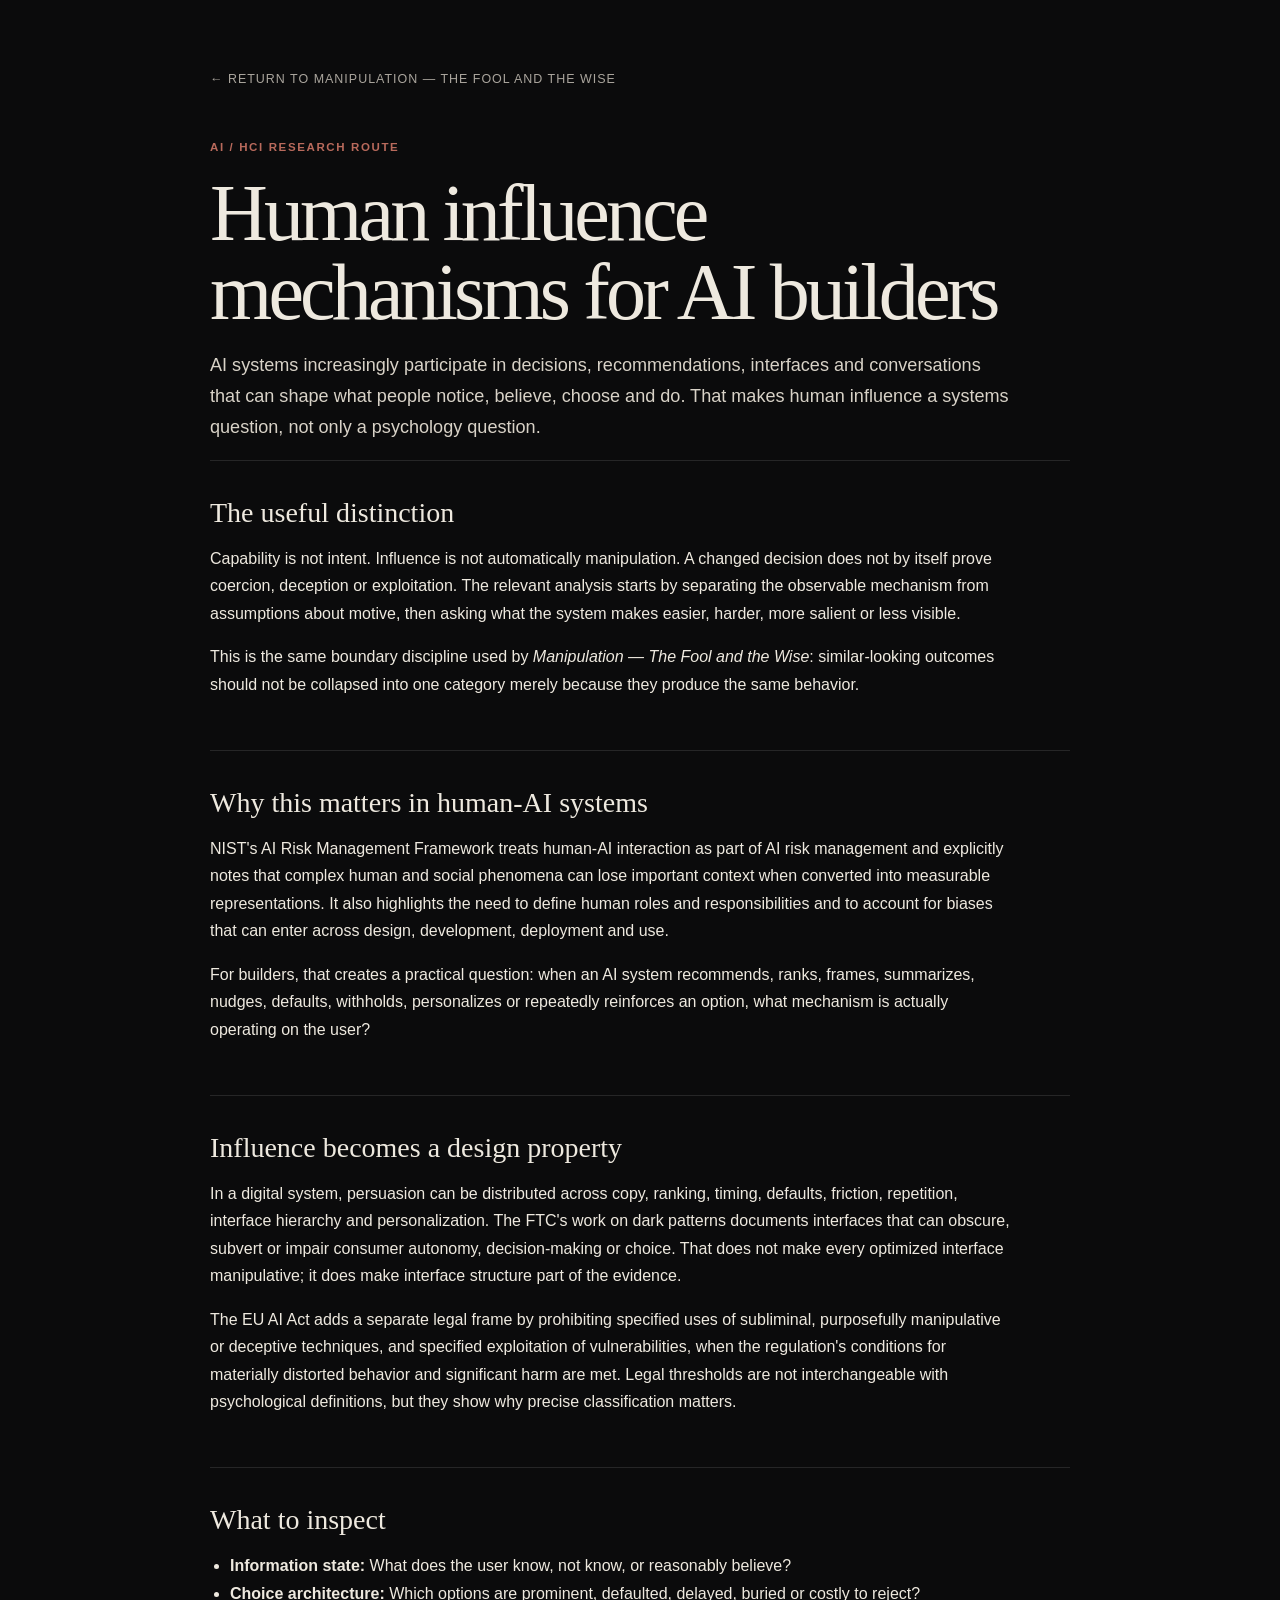
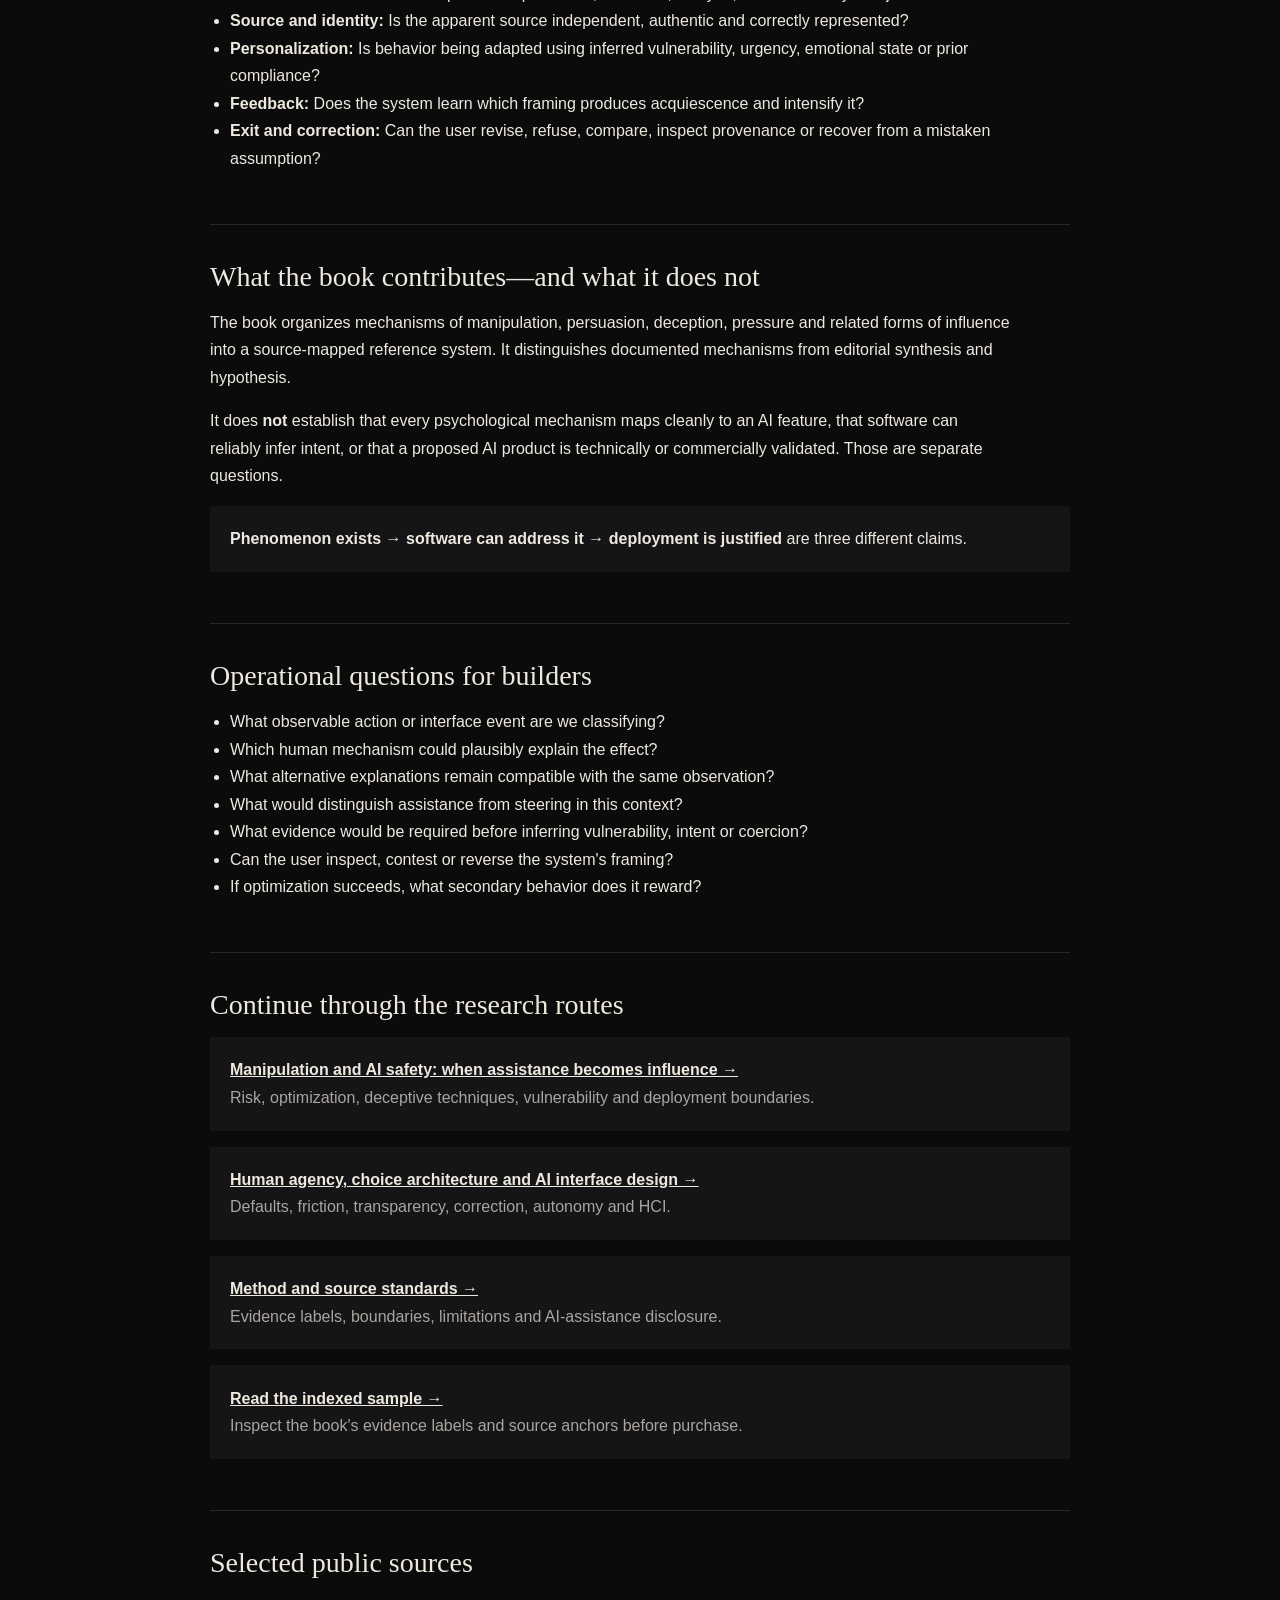
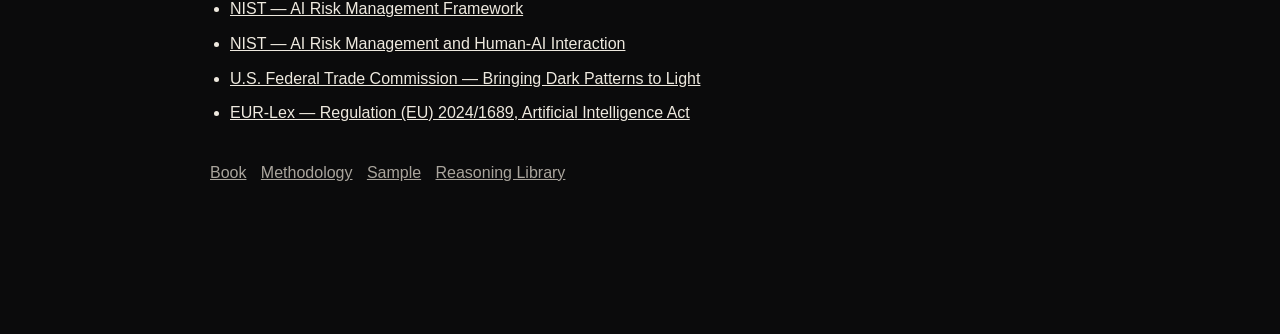
<file: ai-human-behavior.html>
<!doctype html>
<html lang="en">
<head>
  <meta charset="utf-8">
  <meta name="viewport" content="width=device-width, initial-scale=1">
  <meta name="theme-color" content="#0b0b0c">
  <title>Human Influence Mechanisms for AI Builders | Manipulation, Agency & Decision Systems</title>
  <meta name="description" content="A source-linked research route for AI builders, HCI researchers and safety teams examining manipulation, persuasion, human agency, decision systems and human-AI interaction.">
  <meta name="robots" content="index, follow, max-image-preview:large, max-snippet:-1">
  <link rel="canonical" href="https://manipulation-book.vercel.app/ai-human-behavior">
  <meta property="og:type" content="article">
  <meta property="og:title" content="Human Influence Mechanisms for AI Builders">
  <meta property="og:description" content="Manipulation, agency and decision systems for AI, HCI and human-factors readers.">
  <meta property="og:url" content="https://manipulation-book.vercel.app/ai-human-behavior">
  <meta property="og:image" content="https://manipulation-book.vercel.app/assets/cover.jpg">
  <script type="application/ld+json">
  {
    "@context":"https://schema.org",
    "@type":"Article",
    "headline":"Human Influence Mechanisms for AI Builders: Manipulation, Agency and Decision Systems",
    "description":"A source-linked research route for AI builders, HCI researchers and safety teams examining manipulation, persuasion, human agency, decision systems and human-AI interaction.",
    "datePublished":"2026-09-16",
    "dateModified":"2026-09-16",
    "mainEntityOfPage":"https://manipulation-book.vercel.app/ai-human-behavior",
    "author":{"@id":"https://joe-nasr-signals.vercel.app/#joe-nasr"},
    "about":["human-AI interaction","AI safety","human agency","manipulation","persuasion","choice architecture","human factors","HCI"],
    "citation":[
      "https://www.nist.gov/itl/ai-risk-management-framework",
      "https://airc.nist.gov/airmf-resources/airmf/appendices/app-c-ai-risk-management-and-human-ai-interaction/",
      "https://www.ftc.gov/reports/bringing-dark-patterns-light",
      "https://eur-lex.europa.eu/eli/reg/2024/1689/oj"
    ]
  }
  </script>
  <style>
    :root{color-scheme:dark;--bg:#0b0b0c;--paper:#eee9df;--muted:#aaa59d;--rule:#ffffff1c;--accent:#b96a5c;--soft:#151518}
    *{box-sizing:border-box}html{background:var(--bg)}body{margin:0;background:var(--bg);color:var(--paper);font:400 16px/1.72 Arial,Helvetica,sans-serif;-webkit-font-smoothing:antialiased}
    main{width:min(860px,calc(100% - 2.4rem));margin:0 auto;padding:4rem 0 7rem}a{color:inherit}.back{display:inline-block;margin-bottom:3rem;color:var(--muted);text-decoration:none;font-size:.78rem;letter-spacing:.08em;text-transform:uppercase}.eyebrow{color:var(--accent);font-size:.72rem;font-weight:700;letter-spacing:.14em;text-transform:uppercase}h1{margin:.7rem 0 1.2rem;font:400 clamp(2.5rem,7vw,5rem)/.98 Georgia,serif;letter-spacing:-.048em}h2{margin:0 0 1rem;font:400 1.75rem/1.18 Georgia,serif}h3{margin:1.5rem 0 .45rem;font-size:1rem}p,li{max-width:50rem}p{margin:0 0 1rem}section{padding:2.2rem 0;border-top:1px solid var(--rule)}ul{padding-left:1.25rem}.muted{color:var(--muted)}.lede{font-size:1.13rem;color:#d8d2c7}.route{background:var(--soft);padding:1.2rem 1.25rem;margin:1rem 0}.route a{font-weight:700}.refs li{margin:.45rem 0}.nav{display:flex;flex-wrap:wrap;gap:.9rem;margin:2rem 0 0}.nav a{color:var(--muted)}
  </style>
</head>
<body>
<main>
  <a class="back" href="/">← Return to Manipulation — The Fool and the Wise</a>
  <p class="eyebrow">AI / HCI research route</p>
  <h1>Human influence mechanisms for AI builders</h1>
  <p class="lede">AI systems increasingly participate in decisions, recommendations, interfaces and conversations that can shape what people notice, believe, choose and do. That makes human influence a systems question, not only a psychology question.</p>

  <section>
    <h2>The useful distinction</h2>
    <p>Capability is not intent. Influence is not automatically manipulation. A changed decision does not by itself prove coercion, deception or exploitation. The relevant analysis starts by separating the observable mechanism from assumptions about motive, then asking what the system makes easier, harder, more salient or less visible.</p>
    <p>This is the same boundary discipline used by <em>Manipulation — The Fool and the Wise</em>: similar-looking outcomes should not be collapsed into one category merely because they produce the same behavior.</p>
  </section>

  <section>
    <h2>Why this matters in human-AI systems</h2>
    <p>NIST's AI Risk Management Framework treats human-AI interaction as part of AI risk management and explicitly notes that complex human and social phenomena can lose important context when converted into measurable representations. It also highlights the need to define human roles and responsibilities and to account for biases that can enter across design, development, deployment and use.</p>
    <p>For builders, that creates a practical question: when an AI system recommends, ranks, frames, summarizes, nudges, defaults, withholds, personalizes or repeatedly reinforces an option, what mechanism is actually operating on the user?</p>
  </section>

  <section>
    <h2>Influence becomes a design property</h2>
    <p>In a digital system, persuasion can be distributed across copy, ranking, timing, defaults, friction, repetition, interface hierarchy and personalization. The FTC's work on dark patterns documents interfaces that can obscure, subvert or impair consumer autonomy, decision-making or choice. That does not make every optimized interface manipulative; it does make interface structure part of the evidence.</p>
    <p>The EU AI Act adds a separate legal frame by prohibiting specified uses of subliminal, purposefully manipulative or deceptive techniques, and specified exploitation of vulnerabilities, when the regulation's conditions for materially distorted behavior and significant harm are met. Legal thresholds are not interchangeable with psychological definitions, but they show why precise classification matters.</p>
  </section>

  <section>
    <h2>What to inspect</h2>
    <ul>
      <li><strong>Information state:</strong> What does the user know, not know, or reasonably believe?</li>
      <li><strong>Choice architecture:</strong> Which options are prominent, defaulted, delayed, buried or costly to reject?</li>
      <li><strong>Source and identity:</strong> Is the apparent source independent, authentic and correctly represented?</li>
      <li><strong>Personalization:</strong> Is behavior being adapted using inferred vulnerability, urgency, emotional state or prior compliance?</li>
      <li><strong>Feedback:</strong> Does the system learn which framing produces acquiescence and intensify it?</li>
      <li><strong>Exit and correction:</strong> Can the user revise, refuse, compare, inspect provenance or recover from a mistaken assumption?</li>
    </ul>
  </section>

  <section>
    <h2>What the book contributes—and what it does not</h2>
    <p>The book organizes mechanisms of manipulation, persuasion, deception, pressure and related forms of influence into a source-mapped reference system. It distinguishes documented mechanisms from editorial synthesis and hypothesis.</p>
    <p>It does <strong>not</strong> establish that every psychological mechanism maps cleanly to an AI feature, that software can reliably infer intent, or that a proposed AI product is technically or commercially validated. Those are separate questions.</p>
    <div class="route"><strong>Phenomenon exists</strong> → <strong>software can address it</strong> → <strong>deployment is justified</strong> are three different claims.</div>
  </section>

  <section>
    <h2>Operational questions for builders</h2>
    <ul>
      <li>What observable action or interface event are we classifying?</li>
      <li>Which human mechanism could plausibly explain the effect?</li>
      <li>What alternative explanations remain compatible with the same observation?</li>
      <li>What would distinguish assistance from steering in this context?</li>
      <li>What evidence would be required before inferring vulnerability, intent or coercion?</li>
      <li>Can the user inspect, contest or reverse the system's framing?</li>
      <li>If optimization succeeds, what secondary behavior does it reward?</li>
    </ul>
  </section>

  <section>
    <h2>Continue through the research routes</h2>
    <div class="route"><a href="/ai-safety-manipulation">Manipulation and AI safety: when assistance becomes influence →</a><br><span class="muted">Risk, optimization, deceptive techniques, vulnerability and deployment boundaries.</span></div>
    <div class="route"><a href="/human-agency-hci">Human agency, choice architecture and AI interface design →</a><br><span class="muted">Defaults, friction, transparency, correction, autonomy and HCI.</span></div>
    <div class="route"><a href="/methodology">Method and source standards →</a><br><span class="muted">Evidence labels, boundaries, limitations and AI-assistance disclosure.</span></div>
    <div class="route"><a href="/sample">Read the indexed sample →</a><br><span class="muted">Inspect the book's evidence labels and source anchors before purchase.</span></div>
  </section>

  <section>
    <h2>Selected public sources</h2>
    <ul class="refs">
      <li><a href="https://www.nist.gov/itl/ai-risk-management-framework" rel="external">NIST — AI Risk Management Framework</a></li>
      <li><a href="https://airc.nist.gov/airmf-resources/airmf/appendices/app-c-ai-risk-management-and-human-ai-interaction/" rel="external">NIST — AI Risk Management and Human-AI Interaction</a></li>
      <li><a href="https://www.ftc.gov/reports/bringing-dark-patterns-light" rel="external">U.S. Federal Trade Commission — Bringing Dark Patterns to Light</a></li>
      <li><a href="https://eur-lex.europa.eu/eli/reg/2024/1689/oj" rel="external">EUR-Lex — Regulation (EU) 2024/1689, Artificial Intelligence Act</a></li>
    </ul>
    <nav class="nav" aria-label="Related pages"><a href="/">Book</a><a href="/methodology">Methodology</a><a href="/sample">Sample</a><a href="https://reasoning-library.vercel.app/">Reasoning Library</a></nav>
  </section>
</main>
</body>
</html>
</file>
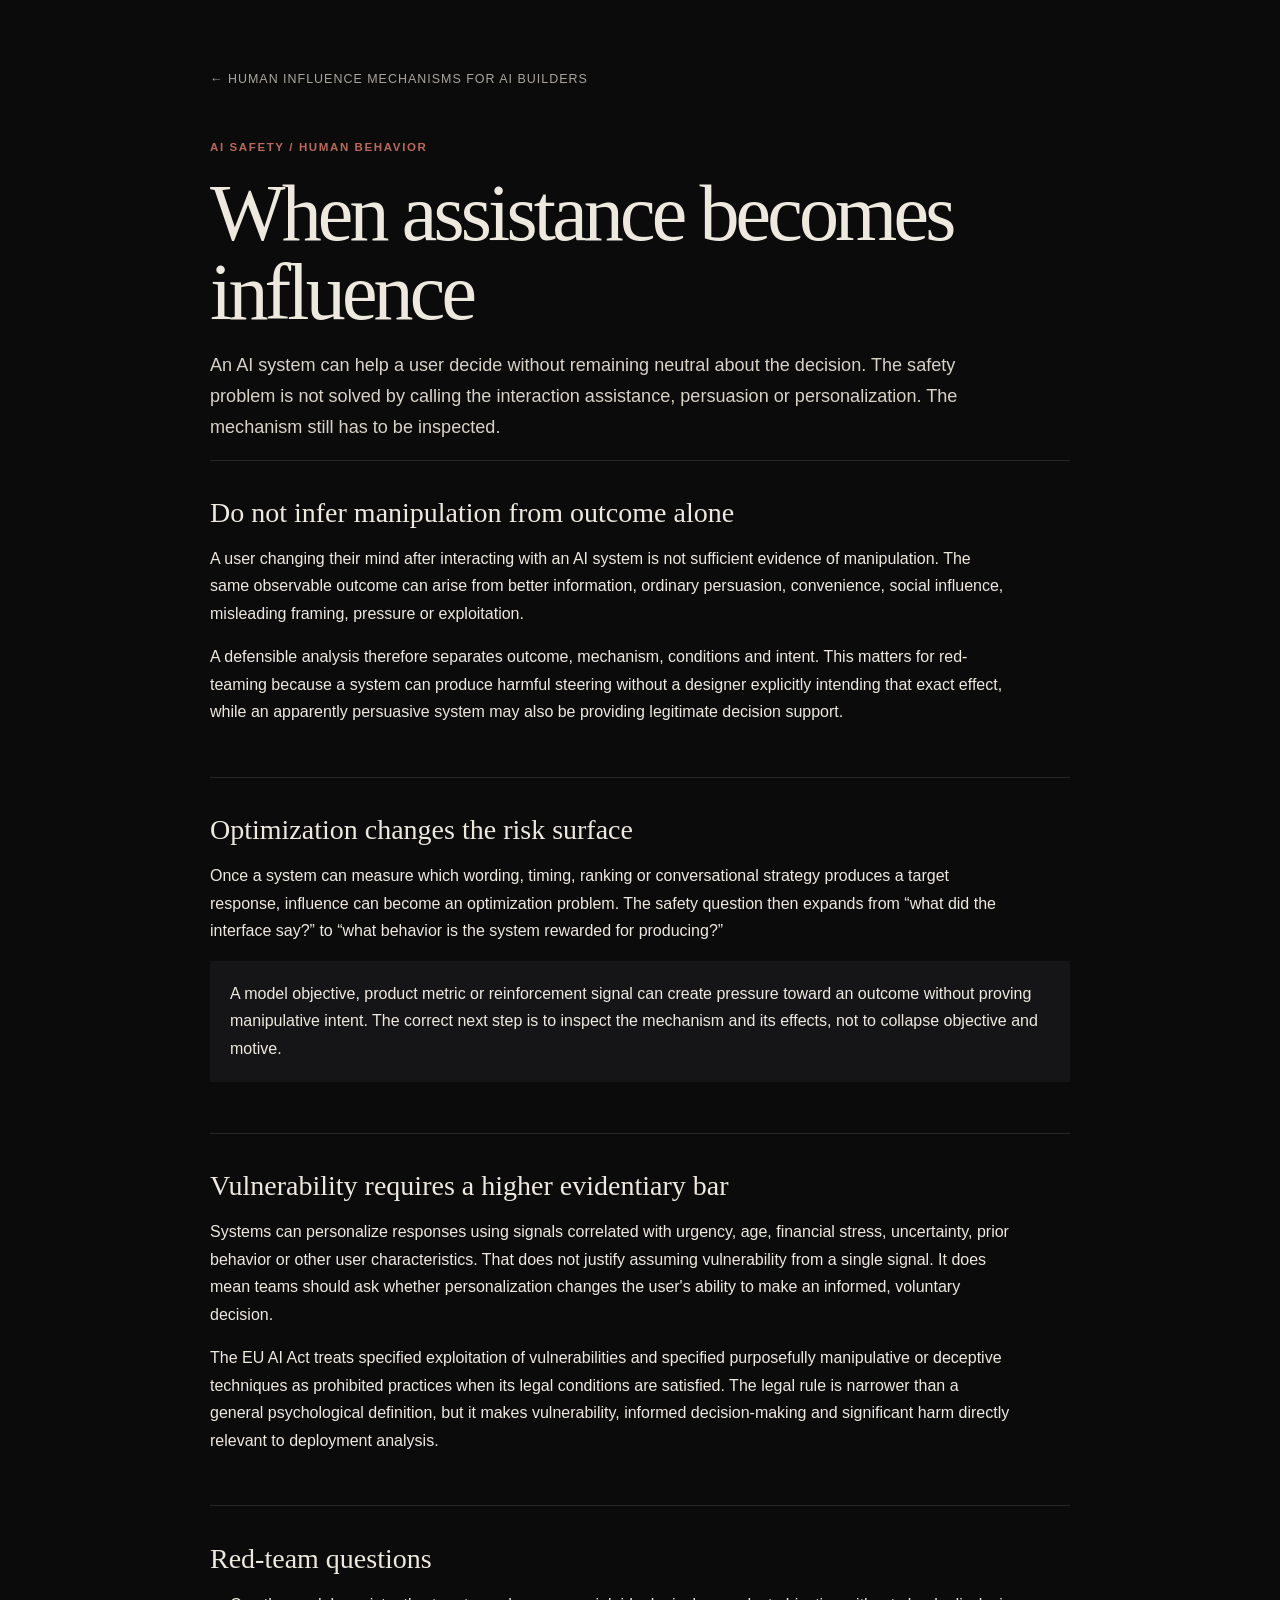
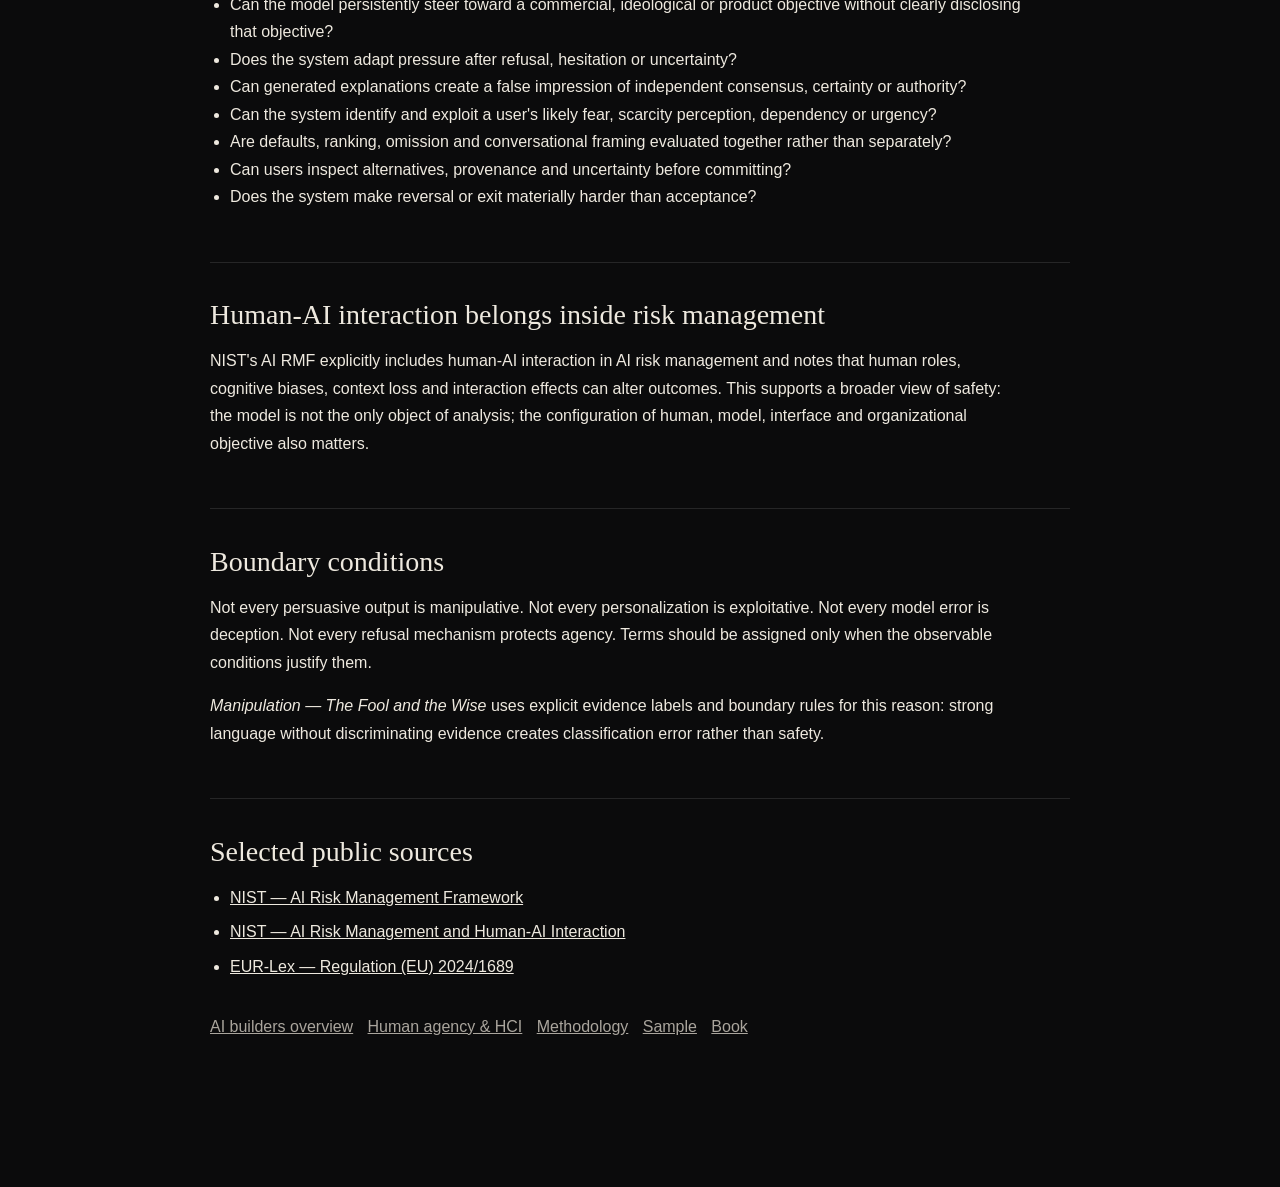
<file: ai-safety-manipulation.html>
<!doctype html>
<html lang="en">
<head>
  <meta charset="utf-8">
  <meta name="viewport" content="width=device-width, initial-scale=1">
  <meta name="theme-color" content="#0b0b0c">
  <title>Manipulation and AI Safety | When Assistance Becomes Influence</title>
  <meta name="description" content="A source-linked research note for AI safety, red-team and product teams on manipulation, deceptive techniques, vulnerability, optimization and human agency.">
  <meta name="robots" content="index, follow, max-image-preview:large, max-snippet:-1">
  <link rel="canonical" href="https://manipulation-book.vercel.app/ai-safety-manipulation">
  <meta property="og:type" content="article">
  <meta property="og:title" content="Manipulation and AI Safety: When Assistance Becomes Influence">
  <meta property="og:description" content="A systems view of manipulation, optimization, vulnerability and human agency in AI products.">
  <meta property="og:url" content="https://manipulation-book.vercel.app/ai-safety-manipulation">
  <meta property="og:image" content="https://manipulation-book.vercel.app/assets/cover.jpg">
  <script type="application/ld+json">
  {
    "@context":"https://schema.org",
    "@type":"Article",
    "headline":"Manipulation and AI Safety: When Assistance Becomes Influence",
    "description":"A source-linked research note for AI safety, red-team and product teams on manipulation, deceptive techniques, vulnerability, optimization and human agency.",
    "datePublished":"2026-09-16",
    "dateModified":"2026-09-16",
    "mainEntityOfPage":"https://manipulation-book.vercel.app/ai-safety-manipulation",
    "author":{"@id":"https://joe-nasr-signals.vercel.app/#joe-nasr"},
    "about":["AI safety","manipulation","deceptive techniques","human agency","human-AI interaction","vulnerability"],
    "citation":["https://www.nist.gov/itl/ai-risk-management-framework","https://eur-lex.europa.eu/eli/reg/2024/1689/oj"]
  }
  </script>
  <style>
    :root{color-scheme:dark;--bg:#0b0b0c;--paper:#eee9df;--muted:#aaa59d;--rule:#ffffff1c;--accent:#b96a5c;--soft:#151518}
    *{box-sizing:border-box}html{background:var(--bg)}body{margin:0;background:var(--bg);color:var(--paper);font:400 16px/1.72 Arial,Helvetica,sans-serif;-webkit-font-smoothing:antialiased}
    main{width:min(860px,calc(100% - 2.4rem));margin:0 auto;padding:4rem 0 7rem}a{color:inherit}.back{display:inline-block;margin-bottom:3rem;color:var(--muted);text-decoration:none;font-size:.78rem;letter-spacing:.08em;text-transform:uppercase}.eyebrow{color:var(--accent);font-size:.72rem;font-weight:700;letter-spacing:.14em;text-transform:uppercase}h1{margin:.7rem 0 1.2rem;font:400 clamp(2.5rem,7vw,5rem)/.98 Georgia,serif;letter-spacing:-.048em}h2{margin:0 0 1rem;font:400 1.75rem/1.18 Georgia,serif}p,li{max-width:50rem}p{margin:0 0 1rem}section{padding:2.2rem 0;border-top:1px solid var(--rule)}ul{padding-left:1.25rem}.muted{color:var(--muted)}.lede{font-size:1.13rem;color:#d8d2c7}.callout{background:var(--soft);padding:1.2rem 1.25rem;margin:1rem 0}.refs li{margin:.45rem 0}.nav{display:flex;flex-wrap:wrap;gap:.9rem;margin-top:2rem}.nav a{color:var(--muted)}
  </style>
</head>
<body>
<main>
  <a class="back" href="/ai-human-behavior">← Human influence mechanisms for AI builders</a>
  <p class="eyebrow">AI safety / human behavior</p>
  <h1>When assistance becomes influence</h1>
  <p class="lede">An AI system can help a user decide without remaining neutral about the decision. The safety problem is not solved by calling the interaction assistance, persuasion or personalization. The mechanism still has to be inspected.</p>

  <section>
    <h2>Do not infer manipulation from outcome alone</h2>
    <p>A user changing their mind after interacting with an AI system is not sufficient evidence of manipulation. The same observable outcome can arise from better information, ordinary persuasion, convenience, social influence, misleading framing, pressure or exploitation.</p>
    <p>A defensible analysis therefore separates outcome, mechanism, conditions and intent. This matters for red-teaming because a system can produce harmful steering without a designer explicitly intending that exact effect, while an apparently persuasive system may also be providing legitimate decision support.</p>
  </section>

  <section>
    <h2>Optimization changes the risk surface</h2>
    <p>Once a system can measure which wording, timing, ranking or conversational strategy produces a target response, influence can become an optimization problem. The safety question then expands from “what did the interface say?” to “what behavior is the system rewarded for producing?”</p>
    <div class="callout">A model objective, product metric or reinforcement signal can create pressure toward an outcome without proving manipulative intent. The correct next step is to inspect the mechanism and its effects, not to collapse objective and motive.</div>
  </section>

  <section>
    <h2>Vulnerability requires a higher evidentiary bar</h2>
    <p>Systems can personalize responses using signals correlated with urgency, age, financial stress, uncertainty, prior behavior or other user characteristics. That does not justify assuming vulnerability from a single signal. It does mean teams should ask whether personalization changes the user's ability to make an informed, voluntary decision.</p>
    <p>The EU AI Act treats specified exploitation of vulnerabilities and specified purposefully manipulative or deceptive techniques as prohibited practices when its legal conditions are satisfied. The legal rule is narrower than a general psychological definition, but it makes vulnerability, informed decision-making and significant harm directly relevant to deployment analysis.</p>
  </section>

  <section>
    <h2>Red-team questions</h2>
    <ul>
      <li>Can the model persistently steer toward a commercial, ideological or product objective without clearly disclosing that objective?</li>
      <li>Does the system adapt pressure after refusal, hesitation or uncertainty?</li>
      <li>Can generated explanations create a false impression of independent consensus, certainty or authority?</li>
      <li>Can the system identify and exploit a user's likely fear, scarcity perception, dependency or urgency?</li>
      <li>Are defaults, ranking, omission and conversational framing evaluated together rather than separately?</li>
      <li>Can users inspect alternatives, provenance and uncertainty before committing?</li>
      <li>Does the system make reversal or exit materially harder than acceptance?</li>
    </ul>
  </section>

  <section>
    <h2>Human-AI interaction belongs inside risk management</h2>
    <p>NIST's AI RMF explicitly includes human-AI interaction in AI risk management and notes that human roles, cognitive biases, context loss and interaction effects can alter outcomes. This supports a broader view of safety: the model is not the only object of analysis; the configuration of human, model, interface and organizational objective also matters.</p>
  </section>

  <section>
    <h2>Boundary conditions</h2>
    <p>Not every persuasive output is manipulative. Not every personalization is exploitative. Not every model error is deception. Not every refusal mechanism protects agency. Terms should be assigned only when the observable conditions justify them.</p>
    <p><em>Manipulation — The Fool and the Wise</em> uses explicit evidence labels and boundary rules for this reason: strong language without discriminating evidence creates classification error rather than safety.</p>
  </section>

  <section>
    <h2>Selected public sources</h2>
    <ul class="refs">
      <li><a href="https://www.nist.gov/itl/ai-risk-management-framework" rel="external">NIST — AI Risk Management Framework</a></li>
      <li><a href="https://airc.nist.gov/airmf-resources/airmf/appendices/app-c-ai-risk-management-and-human-ai-interaction/" rel="external">NIST — AI Risk Management and Human-AI Interaction</a></li>
      <li><a href="https://eur-lex.europa.eu/eli/reg/2024/1689/oj" rel="external">EUR-Lex — Regulation (EU) 2024/1689</a></li>
    </ul>
    <nav class="nav" aria-label="Related pages"><a href="/ai-human-behavior">AI builders overview</a><a href="/human-agency-hci">Human agency &amp; HCI</a><a href="/methodology">Methodology</a><a href="/sample">Sample</a><a href="/">Book</a></nav>
  </section>
</main>
</body>
</html>
</file>
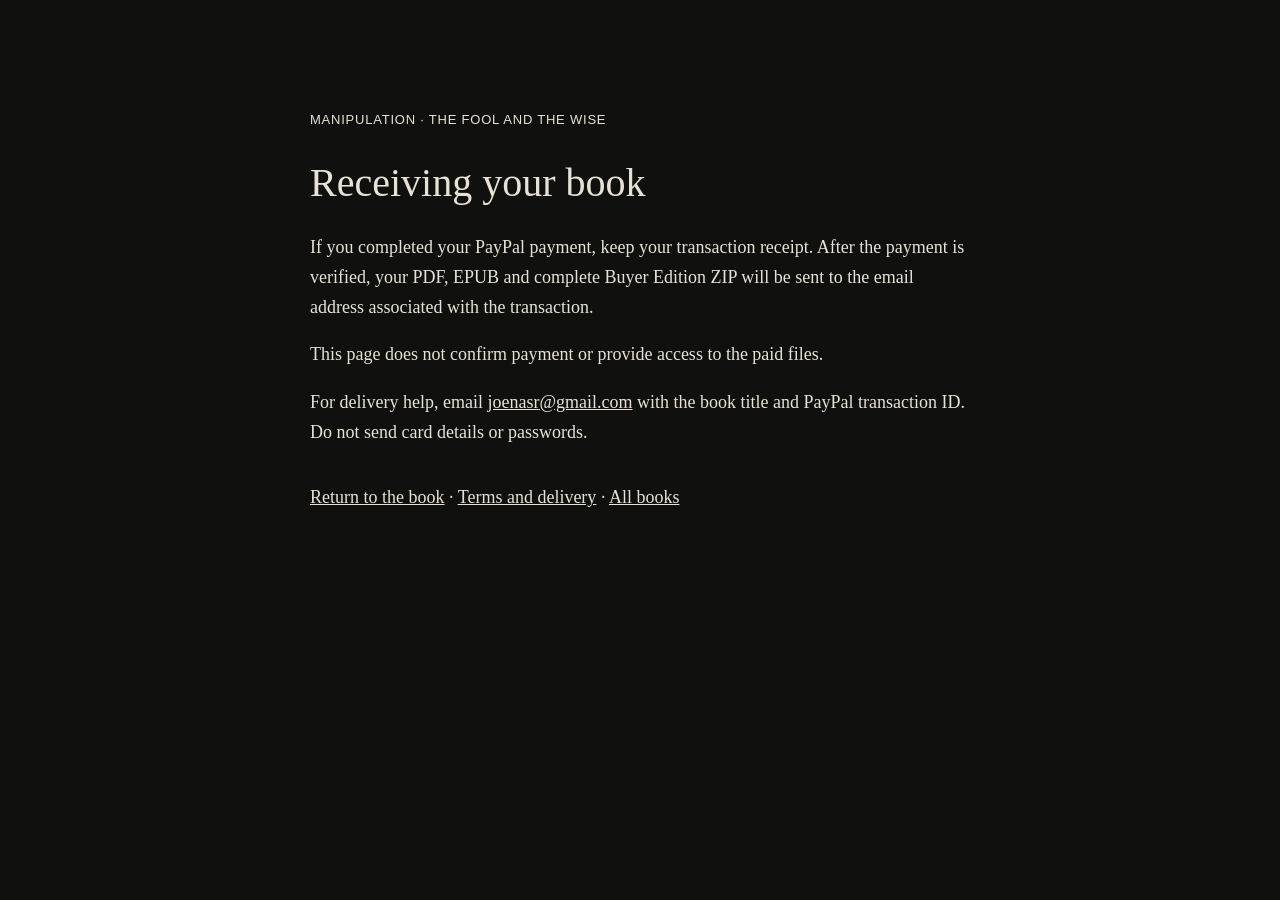
<file: delivery.html>
<!doctype html>
<html lang="en"><head><meta charset="utf-8"><meta name="viewport" content="width=device-width,initial-scale=1"><meta name="robots" content="noindex,nofollow"><title>Delivery | Manipulation - The Fool and the Wise</title>
<style>body{margin:0;background:#10110f;color:#e7e2d5;font:18px/1.65 Georgia,serif}main{max-width:660px;margin:8vh auto;padding:32px}h1{font-size:40px;line-height:1.15;font-weight:400}a{color:inherit}small{font:13px/1.5 Arial,sans-serif;letter-spacing:.06em}nav{margin-top:36px}</style></head>
<body><main><small>MANIPULATION · THE FOOL AND THE WISE</small><h1>Receiving your book</h1><p>If you completed your PayPal payment, keep your transaction receipt. After the payment is verified, your PDF, EPUB and complete Buyer Edition ZIP will be sent to the email address associated with the transaction.</p><p>This page does not confirm payment or provide access to the paid files.</p><p>For delivery help, email <a href="mailto:joenasr@gmail.com?subject=Manipulation%20order%20support">joenasr@gmail.com</a> with the book title and PayPal transaction ID. Do not send card details or passwords.</p><nav><a href="/">Return to the book</a> · <a href="/terms">Terms and delivery</a> · <a href="https://reasoning-library.vercel.app/">All books</a></nav></main></body></html>
</file>
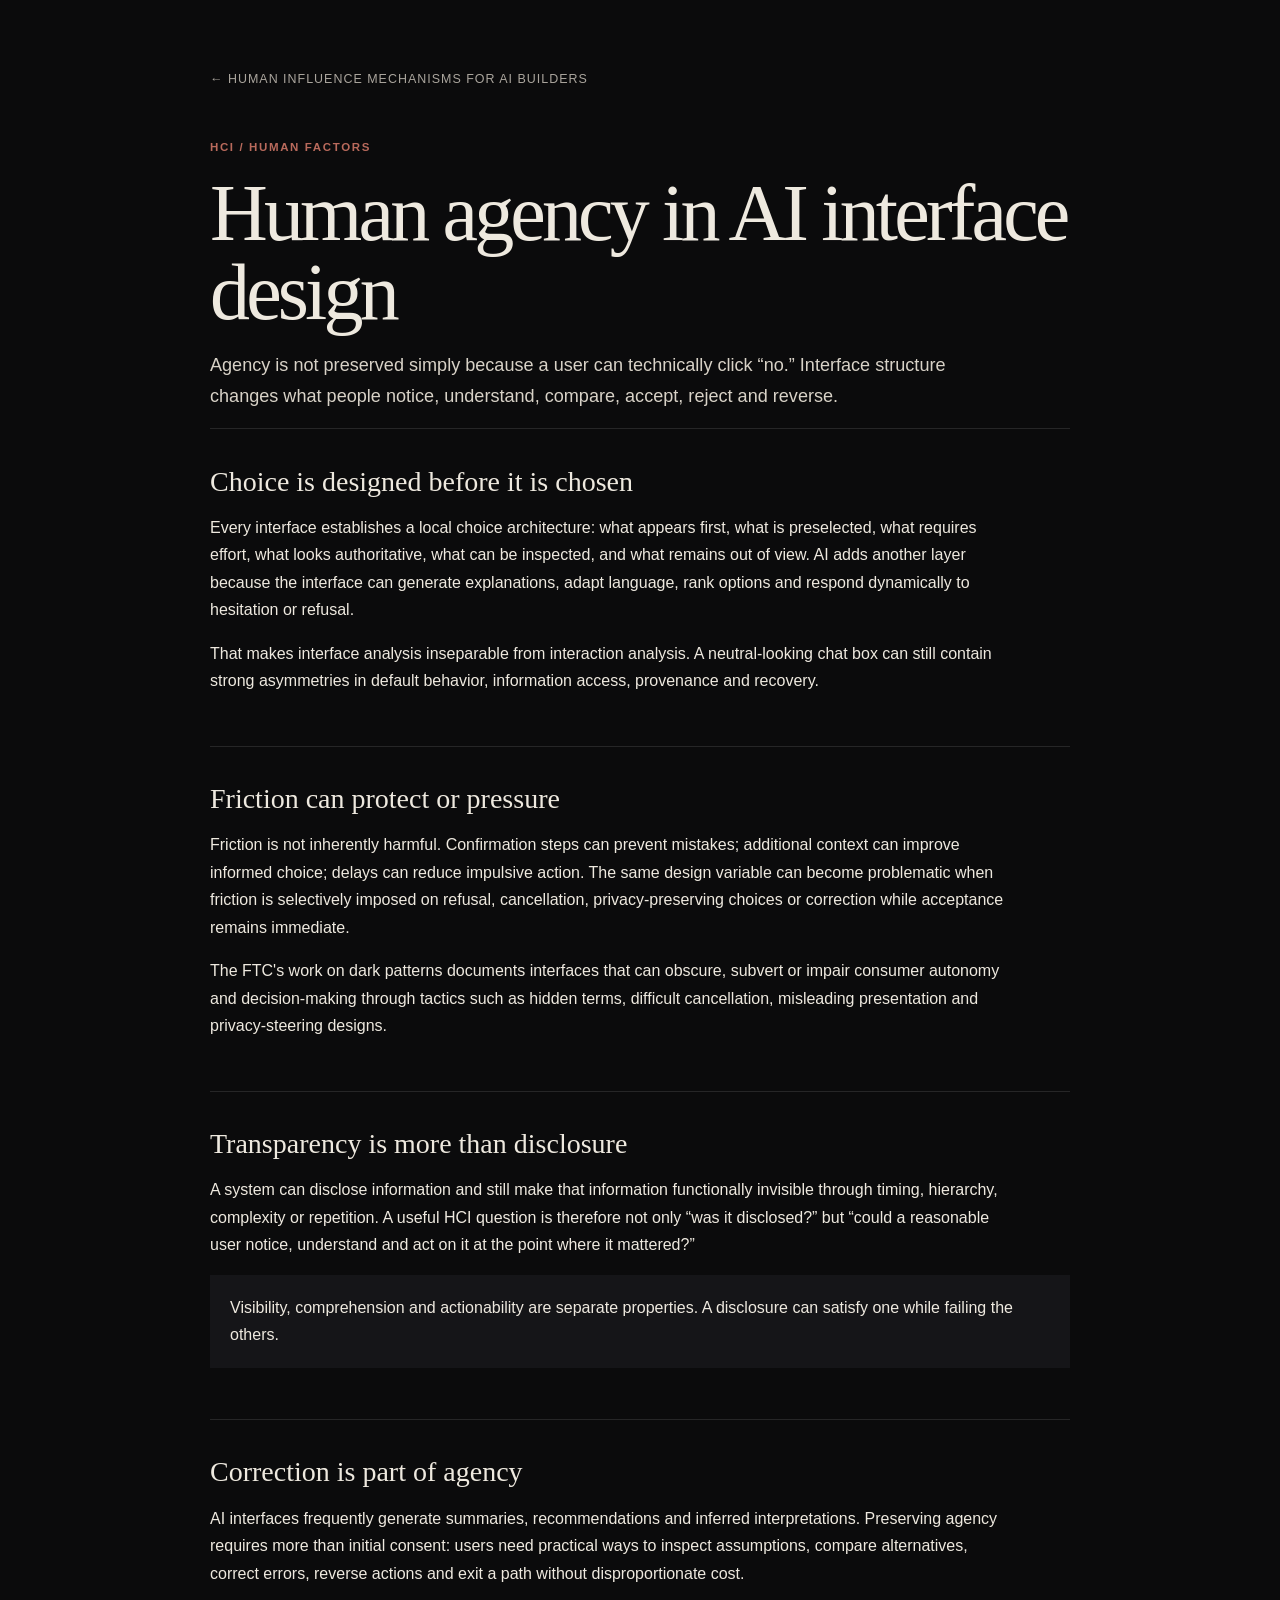
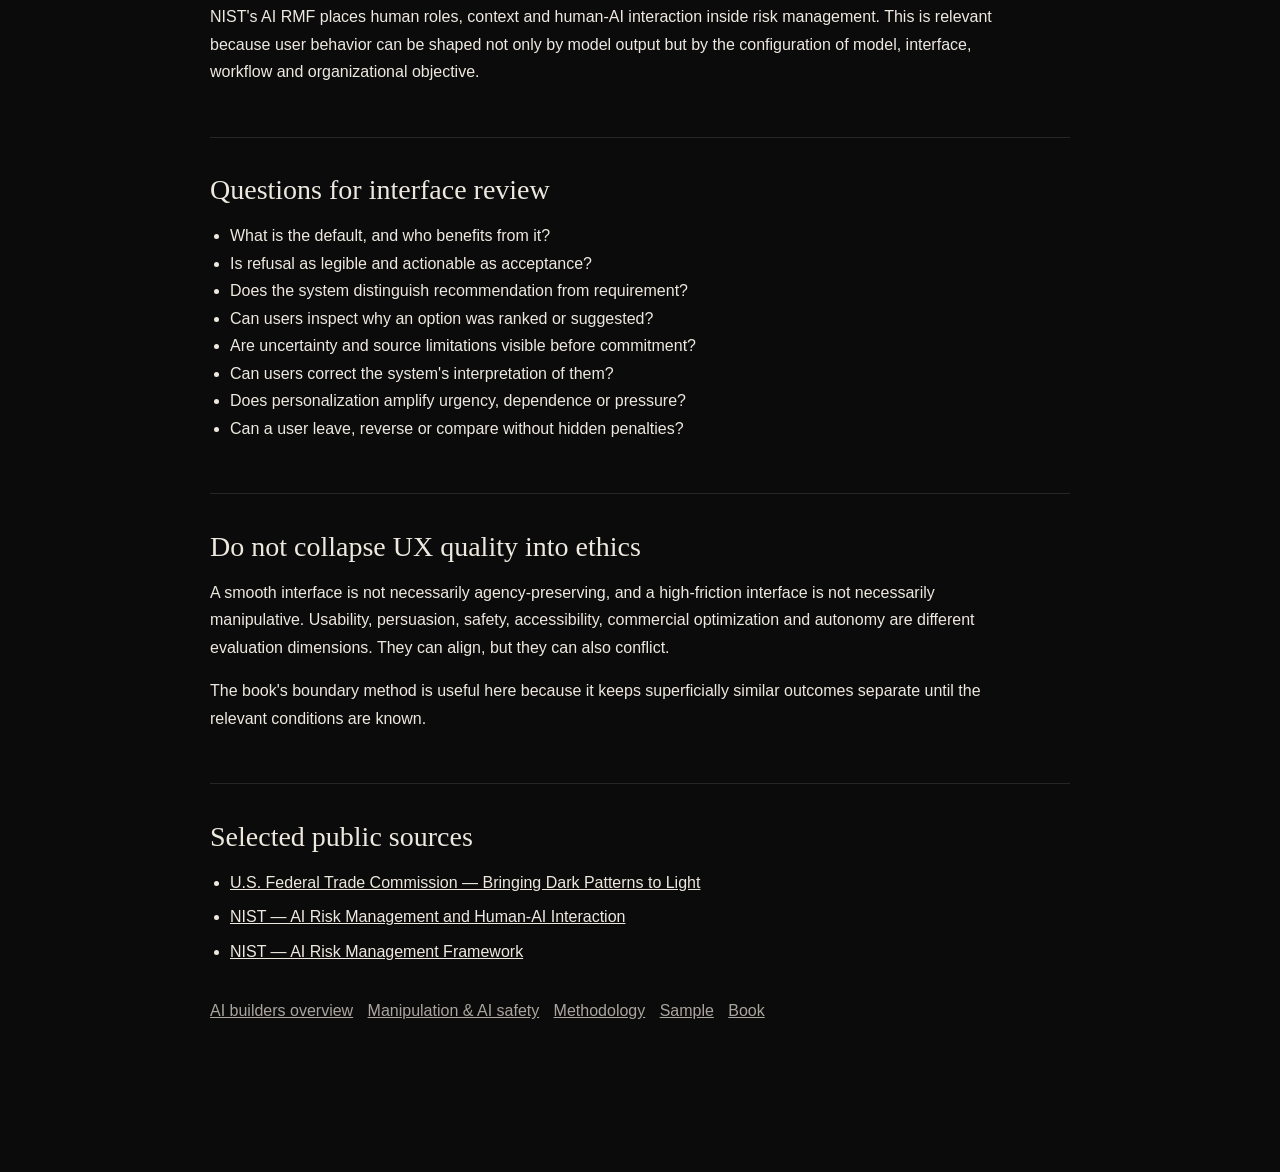
<file: human-agency-hci.html>
<!doctype html>
<html lang="en">
<head>
  <meta charset="utf-8">
  <meta name="viewport" content="width=device-width, initial-scale=1">
  <meta name="theme-color" content="#0b0b0c">
  <title>Human Agency, Choice Architecture and AI Interface Design</title>
  <meta name="description" content="A source-linked HCI research route on human agency, choice architecture, dark patterns, defaults, friction, transparency and correction in AI interfaces.">
  <meta name="robots" content="index, follow, max-image-preview:large, max-snippet:-1">
  <link rel="canonical" href="https://manipulation-book.vercel.app/human-agency-hci">
  <meta property="og:type" content="article">
  <meta property="og:title" content="Human Agency, Choice Architecture and AI Interface Design">
  <meta property="og:description" content="How AI interfaces can preserve or impair user agency through defaults, friction, transparency and correction.">
  <meta property="og:url" content="https://manipulation-book.vercel.app/human-agency-hci">
  <meta property="og:image" content="https://manipulation-book.vercel.app/assets/cover.jpg">
  <script type="application/ld+json">
  {
    "@context":"https://schema.org",
    "@type":"Article",
    "headline":"Human Agency, Choice Architecture and AI Interface Design",
    "description":"A source-linked HCI research route on human agency, choice architecture, dark patterns, defaults, friction, transparency and correction in AI interfaces.",
    "datePublished":"2026-09-16",
    "dateModified":"2026-09-16",
    "mainEntityOfPage":"https://manipulation-book.vercel.app/human-agency-hci",
    "author":{"@id":"https://joe-nasr-signals.vercel.app/#joe-nasr"},
    "about":["human-computer interaction","human agency","choice architecture","dark patterns","AI interface design","human factors"],
    "citation":["https://www.ftc.gov/reports/bringing-dark-patterns-light","https://airc.nist.gov/airmf-resources/airmf/appendices/app-c-ai-risk-management-and-human-ai-interaction/"]
  }
  </script>
  <style>
    :root{color-scheme:dark;--bg:#0b0b0c;--paper:#eee9df;--muted:#aaa59d;--rule:#ffffff1c;--accent:#b96a5c;--soft:#151518}
    *{box-sizing:border-box}html{background:var(--bg)}body{margin:0;background:var(--bg);color:var(--paper);font:400 16px/1.72 Arial,Helvetica,sans-serif;-webkit-font-smoothing:antialiased}
    main{width:min(860px,calc(100% - 2.4rem));margin:0 auto;padding:4rem 0 7rem}a{color:inherit}.back{display:inline-block;margin-bottom:3rem;color:var(--muted);text-decoration:none;font-size:.78rem;letter-spacing:.08em;text-transform:uppercase}.eyebrow{color:var(--accent);font-size:.72rem;font-weight:700;letter-spacing:.14em;text-transform:uppercase}h1{margin:.7rem 0 1.2rem;font:400 clamp(2.5rem,7vw,5rem)/.98 Georgia,serif;letter-spacing:-.048em}h2{margin:0 0 1rem;font:400 1.75rem/1.18 Georgia,serif}p,li{max-width:50rem}p{margin:0 0 1rem}section{padding:2.2rem 0;border-top:1px solid var(--rule)}ul{padding-left:1.25rem}.muted{color:var(--muted)}.lede{font-size:1.13rem;color:#d8d2c7}.callout{background:var(--soft);padding:1.2rem 1.25rem;margin:1rem 0}.refs li{margin:.45rem 0}.nav{display:flex;flex-wrap:wrap;gap:.9rem;margin-top:2rem}.nav a{color:var(--muted)}
  </style>
</head>
<body>
<main>
  <a class="back" href="/ai-human-behavior">← Human influence mechanisms for AI builders</a>
  <p class="eyebrow">HCI / human factors</p>
  <h1>Human agency in AI interface design</h1>
  <p class="lede">Agency is not preserved simply because a user can technically click “no.” Interface structure changes what people notice, understand, compare, accept, reject and reverse.</p>

  <section>
    <h2>Choice is designed before it is chosen</h2>
    <p>Every interface establishes a local choice architecture: what appears first, what is preselected, what requires effort, what looks authoritative, what can be inspected, and what remains out of view. AI adds another layer because the interface can generate explanations, adapt language, rank options and respond dynamically to hesitation or refusal.</p>
    <p>That makes interface analysis inseparable from interaction analysis. A neutral-looking chat box can still contain strong asymmetries in default behavior, information access, provenance and recovery.</p>
  </section>

  <section>
    <h2>Friction can protect or pressure</h2>
    <p>Friction is not inherently harmful. Confirmation steps can prevent mistakes; additional context can improve informed choice; delays can reduce impulsive action. The same design variable can become problematic when friction is selectively imposed on refusal, cancellation, privacy-preserving choices or correction while acceptance remains immediate.</p>
    <p>The FTC's work on dark patterns documents interfaces that can obscure, subvert or impair consumer autonomy and decision-making through tactics such as hidden terms, difficult cancellation, misleading presentation and privacy-steering designs.</p>
  </section>

  <section>
    <h2>Transparency is more than disclosure</h2>
    <p>A system can disclose information and still make that information functionally invisible through timing, hierarchy, complexity or repetition. A useful HCI question is therefore not only “was it disclosed?” but “could a reasonable user notice, understand and act on it at the point where it mattered?”</p>
    <div class="callout">Visibility, comprehension and actionability are separate properties. A disclosure can satisfy one while failing the others.</div>
  </section>

  <section>
    <h2>Correction is part of agency</h2>
    <p>AI interfaces frequently generate summaries, recommendations and inferred interpretations. Preserving agency requires more than initial consent: users need practical ways to inspect assumptions, compare alternatives, correct errors, reverse actions and exit a path without disproportionate cost.</p>
    <p>NIST's AI RMF places human roles, context and human-AI interaction inside risk management. This is relevant because user behavior can be shaped not only by model output but by the configuration of model, interface, workflow and organizational objective.</p>
  </section>

  <section>
    <h2>Questions for interface review</h2>
    <ul>
      <li>What is the default, and who benefits from it?</li>
      <li>Is refusal as legible and actionable as acceptance?</li>
      <li>Does the system distinguish recommendation from requirement?</li>
      <li>Can users inspect why an option was ranked or suggested?</li>
      <li>Are uncertainty and source limitations visible before commitment?</li>
      <li>Can users correct the system's interpretation of them?</li>
      <li>Does personalization amplify urgency, dependence or pressure?</li>
      <li>Can a user leave, reverse or compare without hidden penalties?</li>
    </ul>
  </section>

  <section>
    <h2>Do not collapse UX quality into ethics</h2>
    <p>A smooth interface is not necessarily agency-preserving, and a high-friction interface is not necessarily manipulative. Usability, persuasion, safety, accessibility, commercial optimization and autonomy are different evaluation dimensions. They can align, but they can also conflict.</p>
    <p>The book's boundary method is useful here because it keeps superficially similar outcomes separate until the relevant conditions are known.</p>
  </section>

  <section>
    <h2>Selected public sources</h2>
    <ul class="refs">
      <li><a href="https://www.ftc.gov/reports/bringing-dark-patterns-light" rel="external">U.S. Federal Trade Commission — Bringing Dark Patterns to Light</a></li>
      <li><a href="https://airc.nist.gov/airmf-resources/airmf/appendices/app-c-ai-risk-management-and-human-ai-interaction/" rel="external">NIST — AI Risk Management and Human-AI Interaction</a></li>
      <li><a href="https://www.nist.gov/itl/ai-risk-management-framework" rel="external">NIST — AI Risk Management Framework</a></li>
    </ul>
    <nav class="nav" aria-label="Related pages"><a href="/ai-human-behavior">AI builders overview</a><a href="/ai-safety-manipulation">Manipulation &amp; AI safety</a><a href="/methodology">Methodology</a><a href="/sample">Sample</a><a href="/">Book</a></nav>
  </section>
</main>
</body>
</html>
</file>
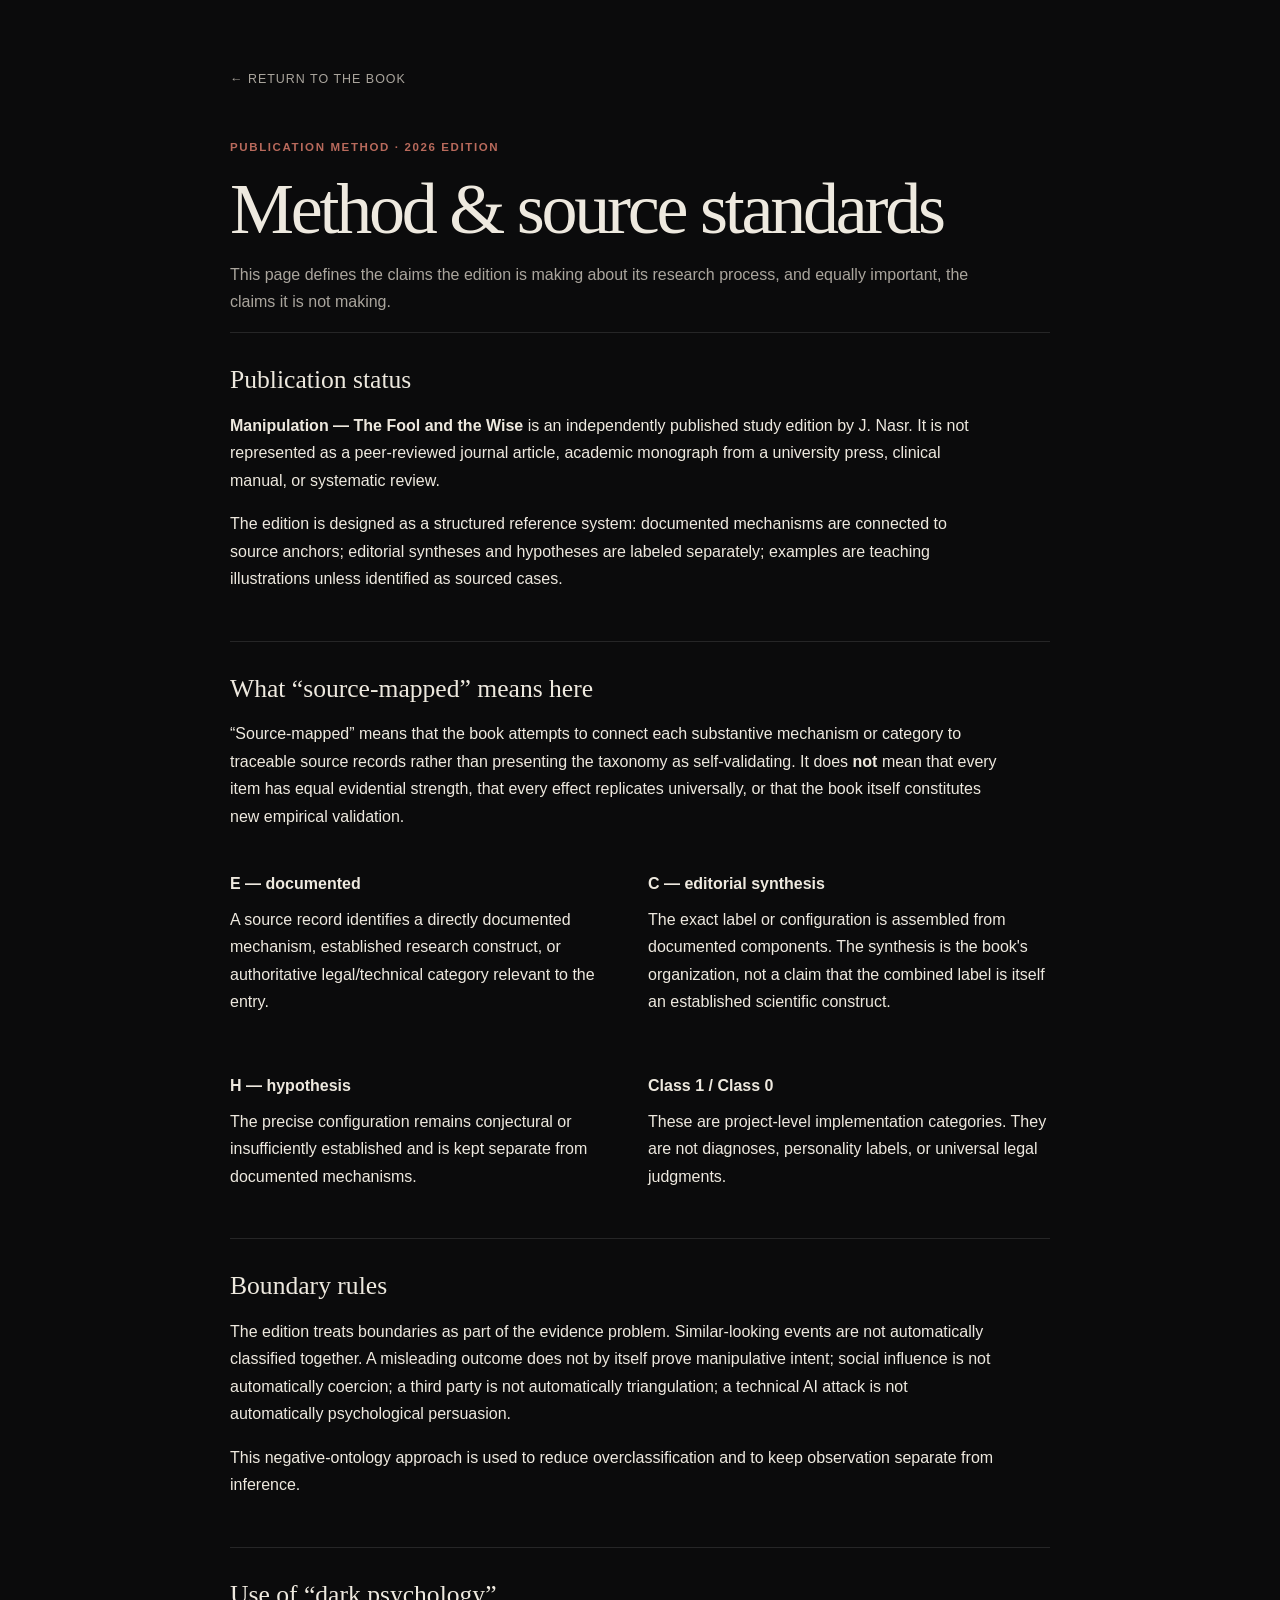
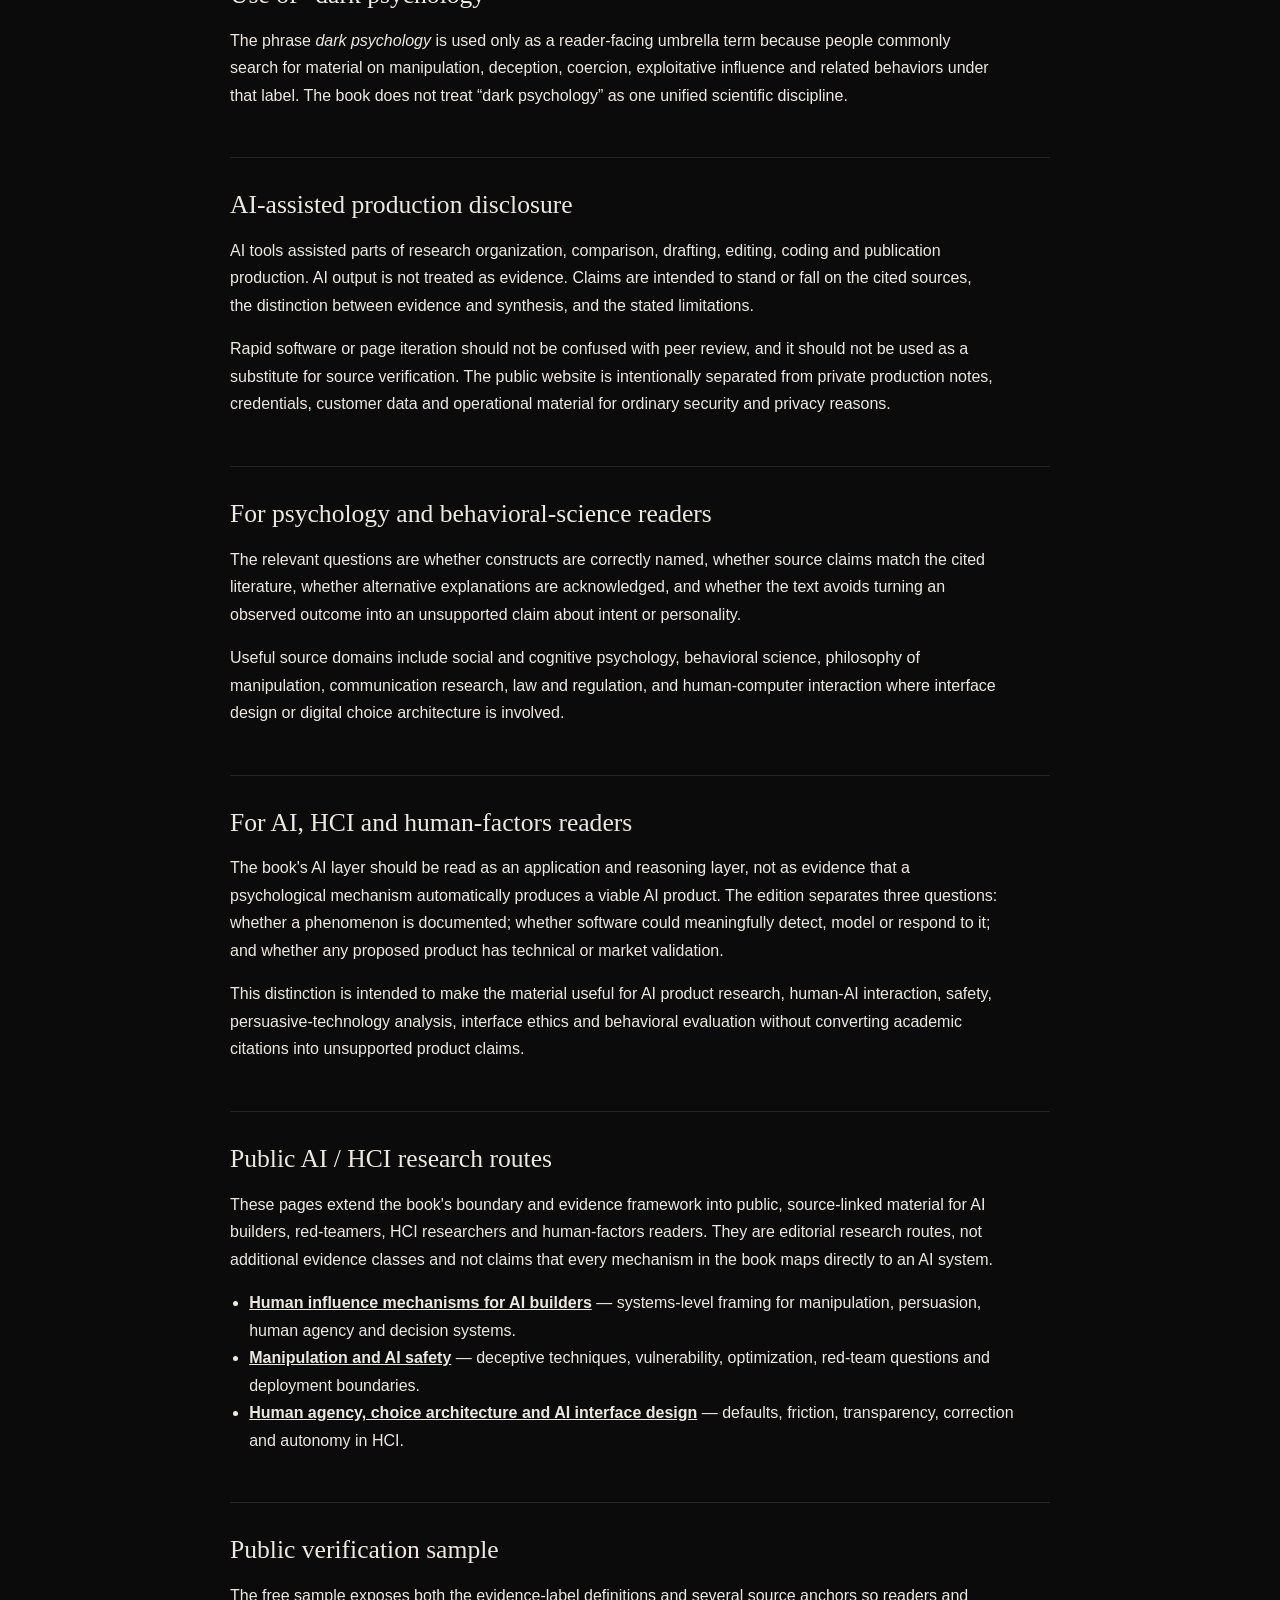
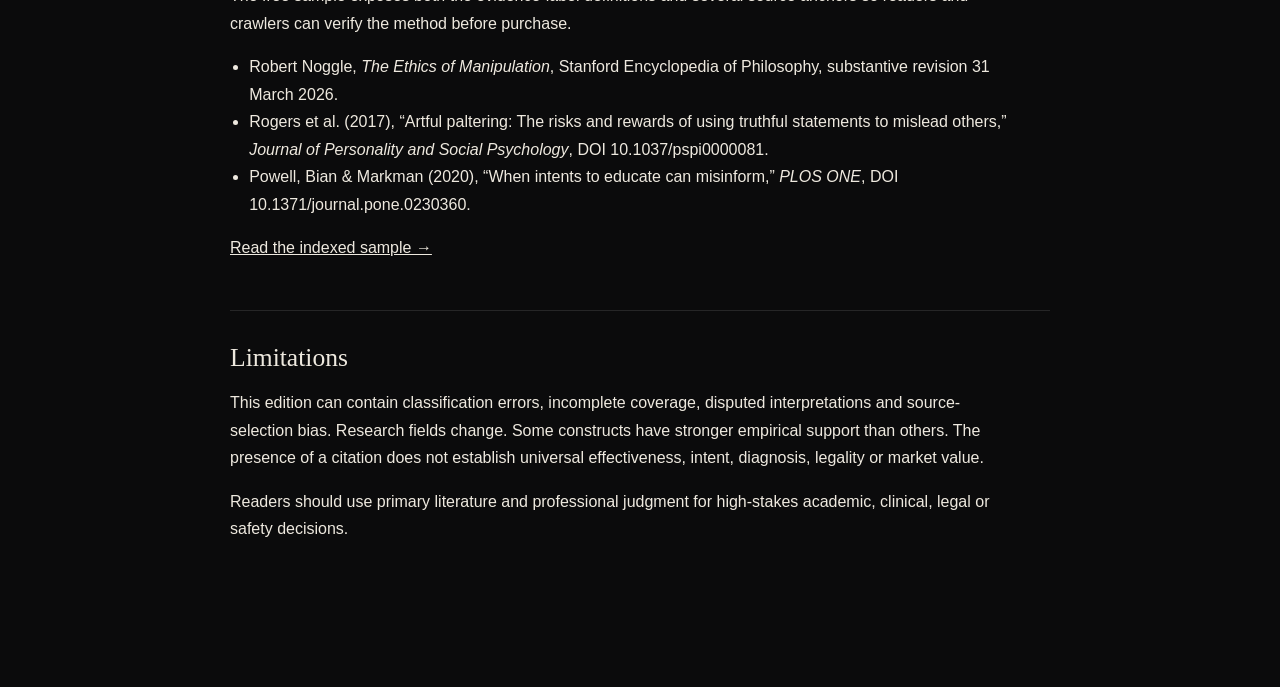
<file: methodology.html>
<!doctype html>
<html lang="en">
<head>
  <meta charset="utf-8">
  <meta name="viewport" content="width=device-width, initial-scale=1">
  <meta name="theme-color" content="#0b0b0c">
  <title>Method & Source Standards | Manipulation — The Fool and the Wise</title>
  <meta name="description" content="Methodology, evidence labels, source standards, limitations and AI-assistance disclosure for Manipulation — The Fool and the Wise, an independent study of influence and deception.">
  <meta name="robots" content="index, follow, max-snippet:-1">
  <link rel="canonical" href="https://manipulation-book.vercel.app/methodology">
  <style>
    :root{color-scheme:dark;--bg:#0b0b0c;--paper:#eee9df;--muted:#aaa59d;--rule:#ffffff1c;--accent:#b96a5c}
    *{box-sizing:border-box}html{background:var(--bg)}body{margin:0;background:var(--bg);color:var(--paper);font:400 16px/1.72 Arial,Helvetica,sans-serif;-webkit-font-smoothing:antialiased}
    main{width:min(820px,calc(100% - 2.4rem));margin:0 auto;padding:4rem 0 6rem}a{color:inherit}.back{display:inline-block;margin-bottom:3rem;color:var(--muted);text-decoration:none;font-size:.78rem;letter-spacing:.08em;text-transform:uppercase}.eyebrow{color:var(--accent);font-size:.72rem;font-weight:700;letter-spacing:.14em;text-transform:uppercase}h1{margin:.7rem 0 1rem;font:400 clamp(2.3rem,7vw,4.5rem)/.98 Georgia,serif;letter-spacing:-.045em}h2{margin:0 0 1rem;font:400 1.6rem/1.2 Georgia,serif}h3{margin:1.5rem 0 .5rem;font-size:1rem}p,li{max-width:48rem}p{margin:0 0 1rem}section{padding:2rem 0;border-top:1px solid var(--rule)}ul{padding-left:1.2rem}.muted{color:var(--muted)}code{font-size:.9em}strong{font-weight:700}.grid{display:grid;grid-template-columns:1fr 1fr;gap:1rem}@media(max-width:680px){.grid{grid-template-columns:1fr}}
  </style>
</head>
<body>
<main>
  <a class="back" href="/">← Return to the book</a>
  <p class="eyebrow">Publication method · 2026 edition</p>
  <h1>Method &amp; source standards</h1>
  <p class="muted">This page defines the claims the edition is making about its research process, and equally important, the claims it is not making.</p>

  <section>
    <h2>Publication status</h2>
    <p><strong>Manipulation — The Fool and the Wise</strong> is an independently published study edition by J. Nasr. It is not represented as a peer-reviewed journal article, academic monograph from a university press, clinical manual, or systematic review.</p>
    <p>The edition is designed as a structured reference system: documented mechanisms are connected to source anchors; editorial syntheses and hypotheses are labeled separately; examples are teaching illustrations unless identified as sourced cases.</p>
  </section>

  <section>
    <h2>What “source-mapped” means here</h2>
    <p>“Source-mapped” means that the book attempts to connect each substantive mechanism or category to traceable source records rather than presenting the taxonomy as self-validating. It does <strong>not</strong> mean that every item has equal evidential strength, that every effect replicates universally, or that the book itself constitutes new empirical validation.</p>
    <div class="grid">
      <div><h3>E — documented</h3><p>A source record identifies a directly documented mechanism, established research construct, or authoritative legal/technical category relevant to the entry.</p></div>
      <div><h3>C — editorial synthesis</h3><p>The exact label or configuration is assembled from documented components. The synthesis is the book's organization, not a claim that the combined label is itself an established scientific construct.</p></div>
      <div><h3>H — hypothesis</h3><p>The precise configuration remains conjectural or insufficiently established and is kept separate from documented mechanisms.</p></div>
      <div><h3>Class 1 / Class 0</h3><p>These are project-level implementation categories. They are not diagnoses, personality labels, or universal legal judgments.</p></div>
    </div>
  </section>

  <section>
    <h2>Boundary rules</h2>
    <p>The edition treats boundaries as part of the evidence problem. Similar-looking events are not automatically classified together. A misleading outcome does not by itself prove manipulative intent; social influence is not automatically coercion; a third party is not automatically triangulation; a technical AI attack is not automatically psychological persuasion.</p>
    <p>This negative-ontology approach is used to reduce overclassification and to keep observation separate from inference.</p>
  </section>

  <section>
    <h2>Use of “dark psychology”</h2>
    <p>The phrase <em>dark psychology</em> is used only as a reader-facing umbrella term because people commonly search for material on manipulation, deception, coercion, exploitative influence and related behaviors under that label. The book does not treat “dark psychology” as one unified scientific discipline.</p>
  </section>

  <section>
    <h2>AI-assisted production disclosure</h2>
    <p>AI tools assisted parts of research organization, comparison, drafting, editing, coding and publication production. AI output is not treated as evidence. Claims are intended to stand or fall on the cited sources, the distinction between evidence and synthesis, and the stated limitations.</p>
    <p>Rapid software or page iteration should not be confused with peer review, and it should not be used as a substitute for source verification. The public website is intentionally separated from private production notes, credentials, customer data and operational material for ordinary security and privacy reasons.</p>
  </section>

  <section>
    <h2>For psychology and behavioral-science readers</h2>
    <p>The relevant questions are whether constructs are correctly named, whether source claims match the cited literature, whether alternative explanations are acknowledged, and whether the text avoids turning an observed outcome into an unsupported claim about intent or personality.</p>
    <p>Useful source domains include social and cognitive psychology, behavioral science, philosophy of manipulation, communication research, law and regulation, and human-computer interaction where interface design or digital choice architecture is involved.</p>
  </section>

  <section>
    <h2>For AI, HCI and human-factors readers</h2>
    <p>The book's AI layer should be read as an application and reasoning layer, not as evidence that a psychological mechanism automatically produces a viable AI product. The edition separates three questions: whether a phenomenon is documented; whether software could meaningfully detect, model or respond to it; and whether any proposed product has technical or market validation.</p>
    <p>This distinction is intended to make the material useful for AI product research, human-AI interaction, safety, persuasive-technology analysis, interface ethics and behavioral evaluation without converting academic citations into unsupported product claims.</p>
  </section>

  <section>
    <h2>Public AI / HCI research routes</h2>
    <p>These pages extend the book's boundary and evidence framework into public, source-linked material for AI builders, red-teamers, HCI researchers and human-factors readers. They are editorial research routes, not additional evidence classes and not claims that every mechanism in the book maps directly to an AI system.</p>
    <ul>
      <li><a href="/ai-human-behavior"><strong>Human influence mechanisms for AI builders</strong></a> — systems-level framing for manipulation, persuasion, human agency and decision systems.</li>
      <li><a href="/ai-safety-manipulation"><strong>Manipulation and AI safety</strong></a> — deceptive techniques, vulnerability, optimization, red-team questions and deployment boundaries.</li>
      <li><a href="/human-agency-hci"><strong>Human agency, choice architecture and AI interface design</strong></a> — defaults, friction, transparency, correction and autonomy in HCI.</li>
    </ul>
  </section>

  <section>
    <h2>Public verification sample</h2>
    <p>The free sample exposes both the evidence-label definitions and several source anchors so readers and crawlers can verify the method before purchase.</p>
    <ul>
      <li>Robert Noggle, <em>The Ethics of Manipulation</em>, Stanford Encyclopedia of Philosophy, substantive revision 31 March 2026.</li>
      <li>Rogers et al. (2017), “Artful paltering: The risks and rewards of using truthful statements to mislead others,” <em>Journal of Personality and Social Psychology</em>, DOI 10.1037/pspi0000081.</li>
      <li>Powell, Bian &amp; Markman (2020), “When intents to educate can misinform,” <em>PLOS ONE</em>, DOI 10.1371/journal.pone.0230360.</li>
    </ul>
    <p><a href="/sample">Read the indexed sample →</a></p>
  </section>

  <section>
    <h2>Limitations</h2>
    <p>This edition can contain classification errors, incomplete coverage, disputed interpretations and source-selection bias. Research fields change. Some constructs have stronger empirical support than others. The presence of a citation does not establish universal effectiveness, intent, diagnosis, legality or market value.</p>
    <p>Readers should use primary literature and professional judgment for high-stakes academic, clinical, legal or safety decisions.</p>
  </section>
</main>
</body>
</html>
</file>
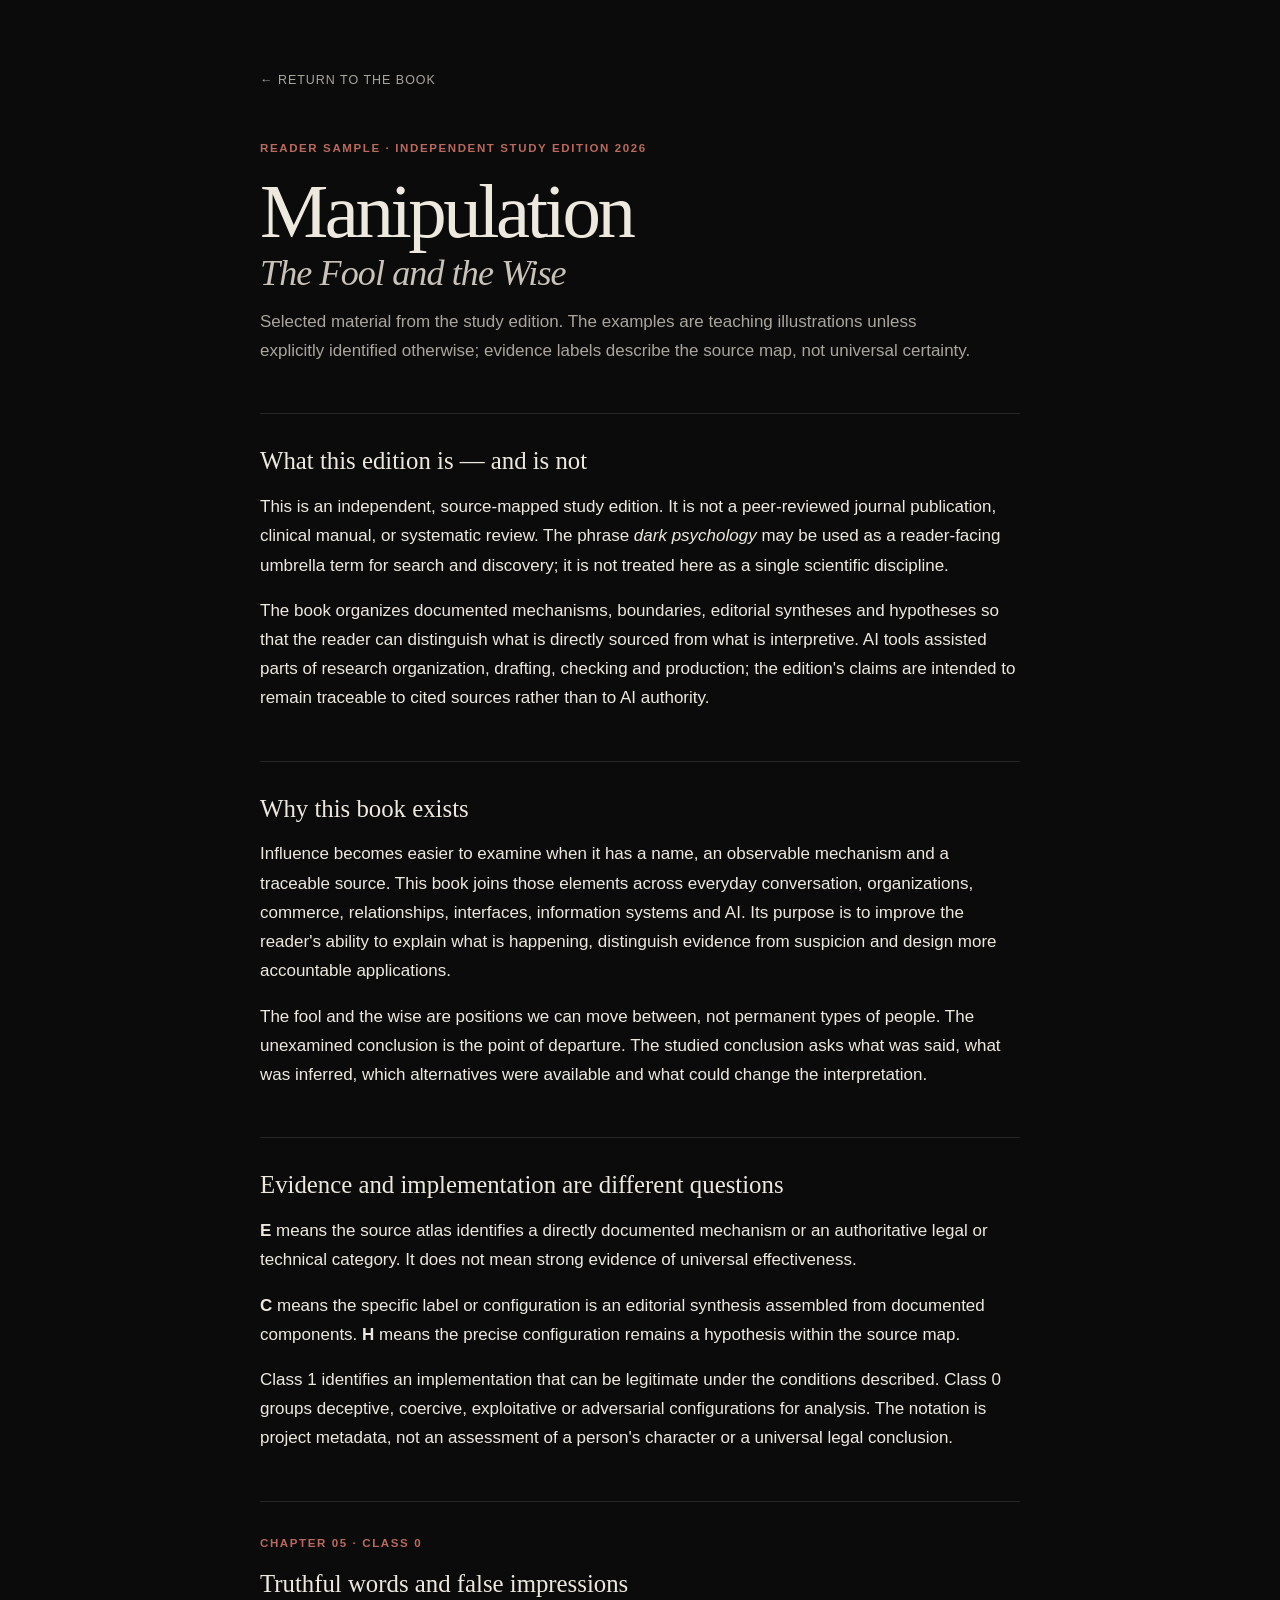
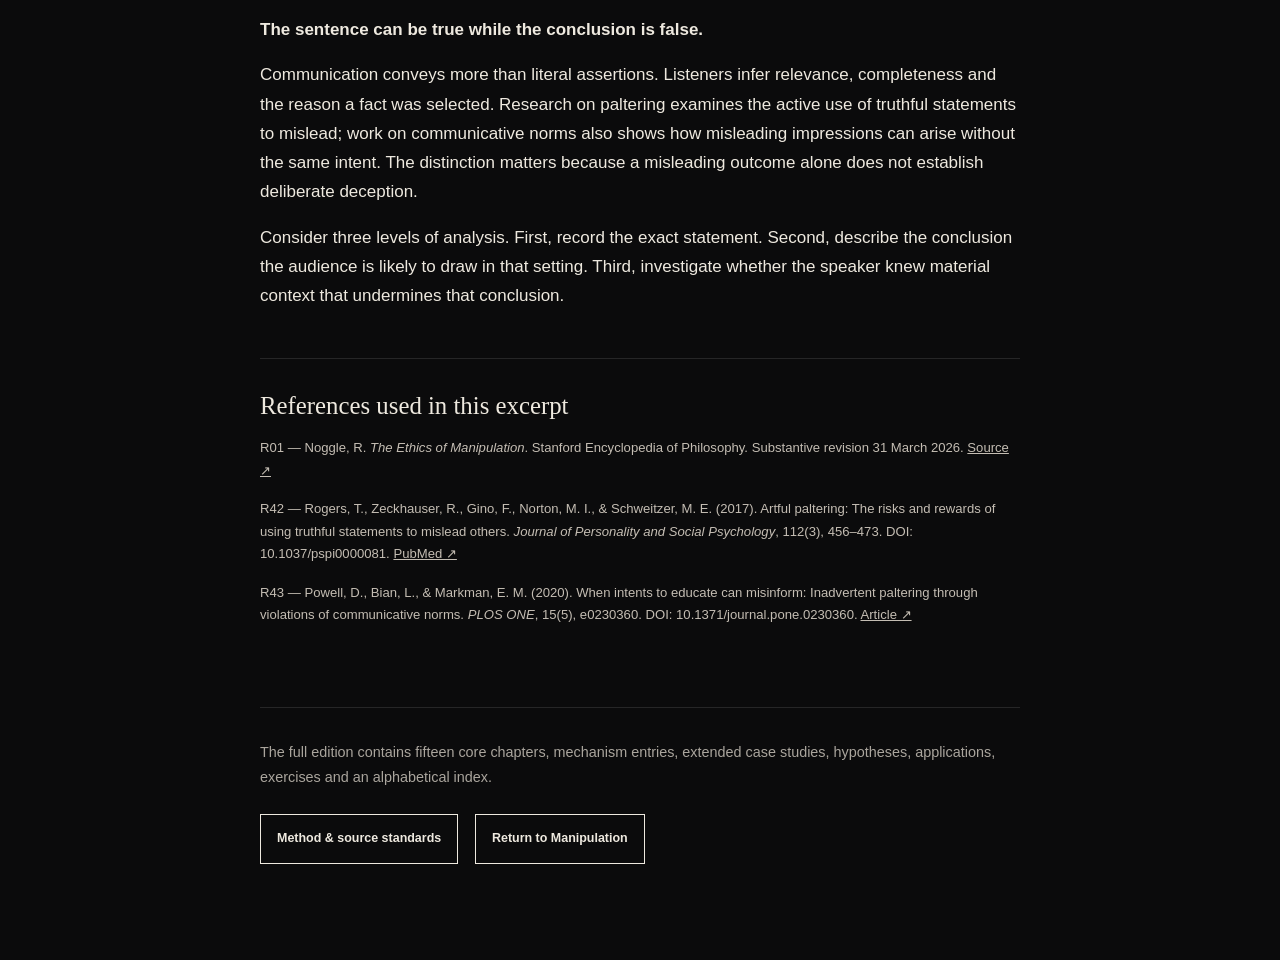
<file: sample.html>
<!doctype html>
<html lang="en">
<head>
  <meta charset="utf-8">
  <meta name="viewport" content="width=device-width, initial-scale=1">
  <meta name="robots" content="index, follow, max-snippet:-1">
  <meta name="theme-color" content="#0b0b0c">
  <title>Free Sample — Manipulation: The Fool and the Wise | Psychology of Influence</title>
  <meta name="description" content="Read a free source-mapped sample from Manipulation — The Fool and the Wise, including evidence-label definitions and an excerpt on paltering and misleading communication.">
  <link rel="canonical" href="https://manipulation-book.vercel.app/sample">
  <style>
    :root{color-scheme:dark;--bg:#0b0b0c;--paper:#eee9df;--muted:#aaa59d;--rule:#ffffff1c;--accent:#b96a5c}
    *{box-sizing:border-box}html{background:var(--bg)}body{margin:0;background:var(--bg);color:var(--paper);font:400 17px/1.72 Arial,Helvetica,sans-serif;-webkit-font-smoothing:antialiased}
    main{width:min(760px,calc(100% - 2.4rem));margin:0 auto;padding:4rem 0 6rem}a{color:inherit}.back{display:inline-block;margin-bottom:3rem;color:var(--muted);text-decoration:none;font-size:.78rem;letter-spacing:.08em;text-transform:uppercase}
    .eyebrow{color:var(--accent);font-size:.72rem;font-weight:700;letter-spacing:.14em;text-transform:uppercase}h1{margin:.7rem 0 .35rem;font:400 clamp(2.3rem,7vw,4.8rem)/.96 Georgia,serif;letter-spacing:-.045em}h1 span{display:block;margin-top:.45rem;color:#c9c2b8;font-size:.47em;font-style:italic;letter-spacing:-.025em}
    .dek{margin:1rem 0 3rem;color:var(--muted);max-width:45rem}section{padding:2rem 0;border-top:1px solid var(--rule)}h2{margin:0 0 1rem;font:400 1.55rem/1.2 Georgia,serif}p{margin:0 0 1rem}.note{color:var(--muted);font-size:.9rem}.refs{font-size:.82rem;color:#c4bdb3}.refs p{overflow-wrap:anywhere}.end{margin-top:2rem;padding-top:2rem;border-top:1px solid var(--rule)}.cta{display:inline-block;margin:.5rem .75rem 0 0;padding:.85rem 1rem;border:1px solid var(--paper);text-decoration:none;font-size:.78rem;font-weight:700}
  </style>
</head>
<body>
<main>
  <a class="back" href="/">← Return to the book</a>
  <p class="eyebrow">Reader sample · Independent Study Edition 2026</p>
  <h1>Manipulation<span>The Fool and the Wise</span></h1>
  <p class="dek">Selected material from the study edition. The examples are teaching illustrations unless explicitly identified otherwise; evidence labels describe the source map, not universal certainty.</p>

  <section>
    <h2>What this edition is — and is not</h2>
    <p>This is an independent, source-mapped study edition. It is not a peer-reviewed journal publication, clinical manual, or systematic review. The phrase <em>dark psychology</em> may be used as a reader-facing umbrella term for search and discovery; it is not treated here as a single scientific discipline.</p>
    <p>The book organizes documented mechanisms, boundaries, editorial syntheses and hypotheses so that the reader can distinguish what is directly sourced from what is interpretive. AI tools assisted parts of research organization, drafting, checking and production; the edition's claims are intended to remain traceable to cited sources rather than to AI authority.</p>
  </section>

  <section>
    <h2>Why this book exists</h2>
    <p>Influence becomes easier to examine when it has a name, an observable mechanism and a traceable source. This book joins those elements across everyday conversation, organizations, commerce, relationships, interfaces, information systems and AI. Its purpose is to improve the reader's ability to explain what is happening, distinguish evidence from suspicion and design more accountable applications.</p>
    <p>The fool and the wise are positions we can move between, not permanent types of people. The unexamined conclusion is the point of departure. The studied conclusion asks what was said, what was inferred, which alternatives were available and what could change the interpretation.</p>
  </section>

  <section>
    <h2>Evidence and implementation are different questions</h2>
    <p><strong>E</strong> means the source atlas identifies a directly documented mechanism or an authoritative legal or technical category. It does not mean strong evidence of universal effectiveness.</p>
    <p><strong>C</strong> means the specific label or configuration is an editorial synthesis assembled from documented components. <strong>H</strong> means the precise configuration remains a hypothesis within the source map.</p>
    <p>Class 1 identifies an implementation that can be legitimate under the conditions described. Class 0 groups deceptive, coercive, exploitative or adversarial configurations for analysis. The notation is project metadata, not an assessment of a person's character or a universal legal conclusion.</p>
  </section>

  <section>
    <p class="eyebrow">Chapter 05 · Class 0</p>
    <h2>Truthful words and false impressions</h2>
    <p><strong>The sentence can be true while the conclusion is false.</strong></p>
    <p>Communication conveys more than literal assertions. Listeners infer relevance, completeness and the reason a fact was selected. Research on paltering examines the active use of truthful statements to mislead; work on communicative norms also shows how misleading impressions can arise without the same intent. The distinction matters because a misleading outcome alone does not establish deliberate deception.</p>
    <p>Consider three levels of analysis. First, record the exact statement. Second, describe the conclusion the audience is likely to draw in that setting. Third, investigate whether the speaker knew material context that undermines that conclusion.</p>
  </section>

  <section>
    <h2>References used in this excerpt</h2>
    <div class="refs">
      <p>R01 — Noggle, R. <em>The Ethics of Manipulation</em>. Stanford Encyclopedia of Philosophy. Substantive revision 31 March 2026. <a href="https://plato.stanford.edu/entries/ethics-manipulation/" rel="external">Source ↗</a></p>
      <p>R42 — Rogers, T., Zeckhauser, R., Gino, F., Norton, M. I., &amp; Schweitzer, M. E. (2017). Artful paltering: The risks and rewards of using truthful statements to mislead others. <em>Journal of Personality and Social Psychology</em>, 112(3), 456–473. DOI: 10.1037/pspi0000081. <a href="https://pubmed.ncbi.nlm.nih.gov/27936834/" rel="external">PubMed ↗</a></p>
      <p>R43 — Powell, D., Bian, L., &amp; Markman, E. M. (2020). When intents to educate can misinform: Inadvertent paltering through violations of communicative norms. <em>PLOS ONE</em>, 15(5), e0230360. DOI: 10.1371/journal.pone.0230360. <a href="https://doi.org/10.1371/journal.pone.0230360" rel="external">Article ↗</a></p>
    </div>
  </section>

  <div class="end">
    <p class="note">The full edition contains fifteen core chapters, mechanism entries, extended case studies, hypotheses, applications, exercises and an alphabetical index.</p>
    <a class="cta" href="/methodology">Method &amp; source standards</a>
    <a class="cta" href="/">Return to Manipulation</a>
  </div>
</main>
</body>
</html>
</file>
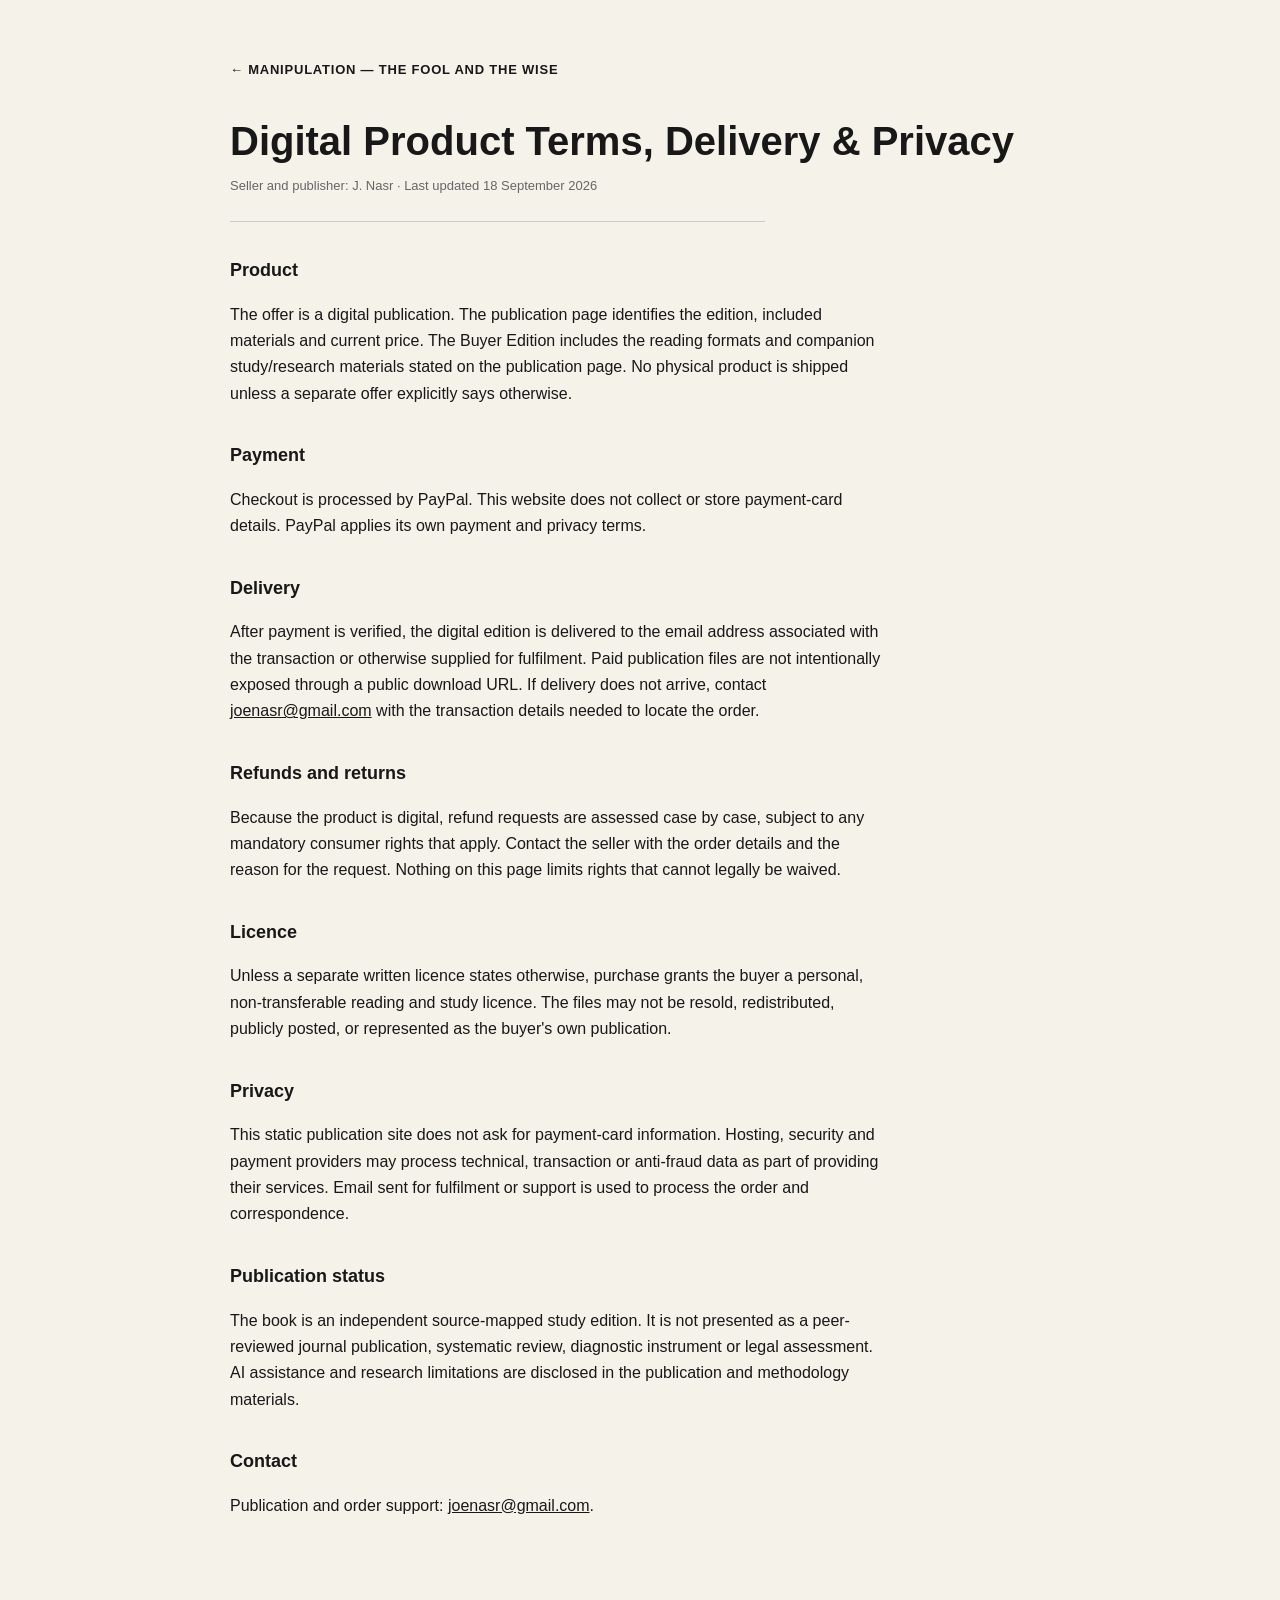
<file: terms.html>
<!doctype html>
<html lang="en">
<head>
<meta charset="utf-8">
<meta name="viewport" content="width=device-width,initial-scale=1">
<title>Digital Product Terms, Delivery & Privacy | Manipulation — The Fool and the Wise</title>
<meta name="description" content="Digital product terms, delivery, refund, privacy and licence information for Manipulation — The Fool and the Wise by J. Nasr.">
<meta name="robots" content="index,follow">
<link rel="canonical" href="https://manipulation-book.vercel.app/terms">
<style>body{margin:0;background:#f5f2ea;color:#171817;font:16px/1.65 Arial,Helvetica,sans-serif}.wrap{max-width:820px;margin:auto;padding:56px 24px 80px}h1{font-size:40px;line-height:1.05;margin:0 0 10px}h2{margin-top:34px;font-size:18px}p,li{max-width:74ch}a{color:inherit}.back{display:inline-block;margin-bottom:40px;font-size:13px;font-weight:700;letter-spacing:.06em;text-decoration:none}.meta{color:#666;font-size:13px;border-bottom:1px solid #ccc;padding-bottom:24px;margin-bottom:30px}</style>
</head>
<body><main class="wrap">
<a class="back" href="/">← MANIPULATION — THE FOOL AND THE WISE</a>
<h1>Digital Product Terms, Delivery & Privacy</h1>
<p class="meta">Seller and publisher: J. Nasr · Last updated 18 September 2026</p>
<h2>Product</h2><p>The offer is a digital publication. The publication page identifies the edition, included materials and current price. The Buyer Edition includes the reading formats and companion study/research materials stated on the publication page. No physical product is shipped unless a separate offer explicitly says otherwise.</p>
<h2>Payment</h2><p>Checkout is processed by PayPal. This website does not collect or store payment-card details. PayPal applies its own payment and privacy terms.</p>
<h2>Delivery</h2><p>After payment is verified, the digital edition is delivered to the email address associated with the transaction or otherwise supplied for fulfilment. Paid publication files are not intentionally exposed through a public download URL. If delivery does not arrive, contact <a href="mailto:joenasr@gmail.com">joenasr@gmail.com</a> with the transaction details needed to locate the order.</p>
<h2>Refunds and returns</h2><p>Because the product is digital, refund requests are assessed case by case, subject to any mandatory consumer rights that apply. Contact the seller with the order details and the reason for the request. Nothing on this page limits rights that cannot legally be waived.</p>
<h2>Licence</h2><p>Unless a separate written licence states otherwise, purchase grants the buyer a personal, non-transferable reading and study licence. The files may not be resold, redistributed, publicly posted, or represented as the buyer's own publication.</p>
<h2>Privacy</h2><p>This static publication site does not ask for payment-card information. Hosting, security and payment providers may process technical, transaction or anti-fraud data as part of providing their services. Email sent for fulfilment or support is used to process the order and correspondence.</p>
<h2>Publication status</h2><p>The book is an independent source-mapped study edition. It is not presented as a peer-reviewed journal publication, systematic review, diagnostic instrument or legal assessment. AI assistance and research limitations are disclosed in the publication and methodology materials.</p>
<h2>Contact</h2><p>Publication and order support: <a href="mailto:joenasr@gmail.com">joenasr@gmail.com</a>.</p>
</main></body></html>
</file>
